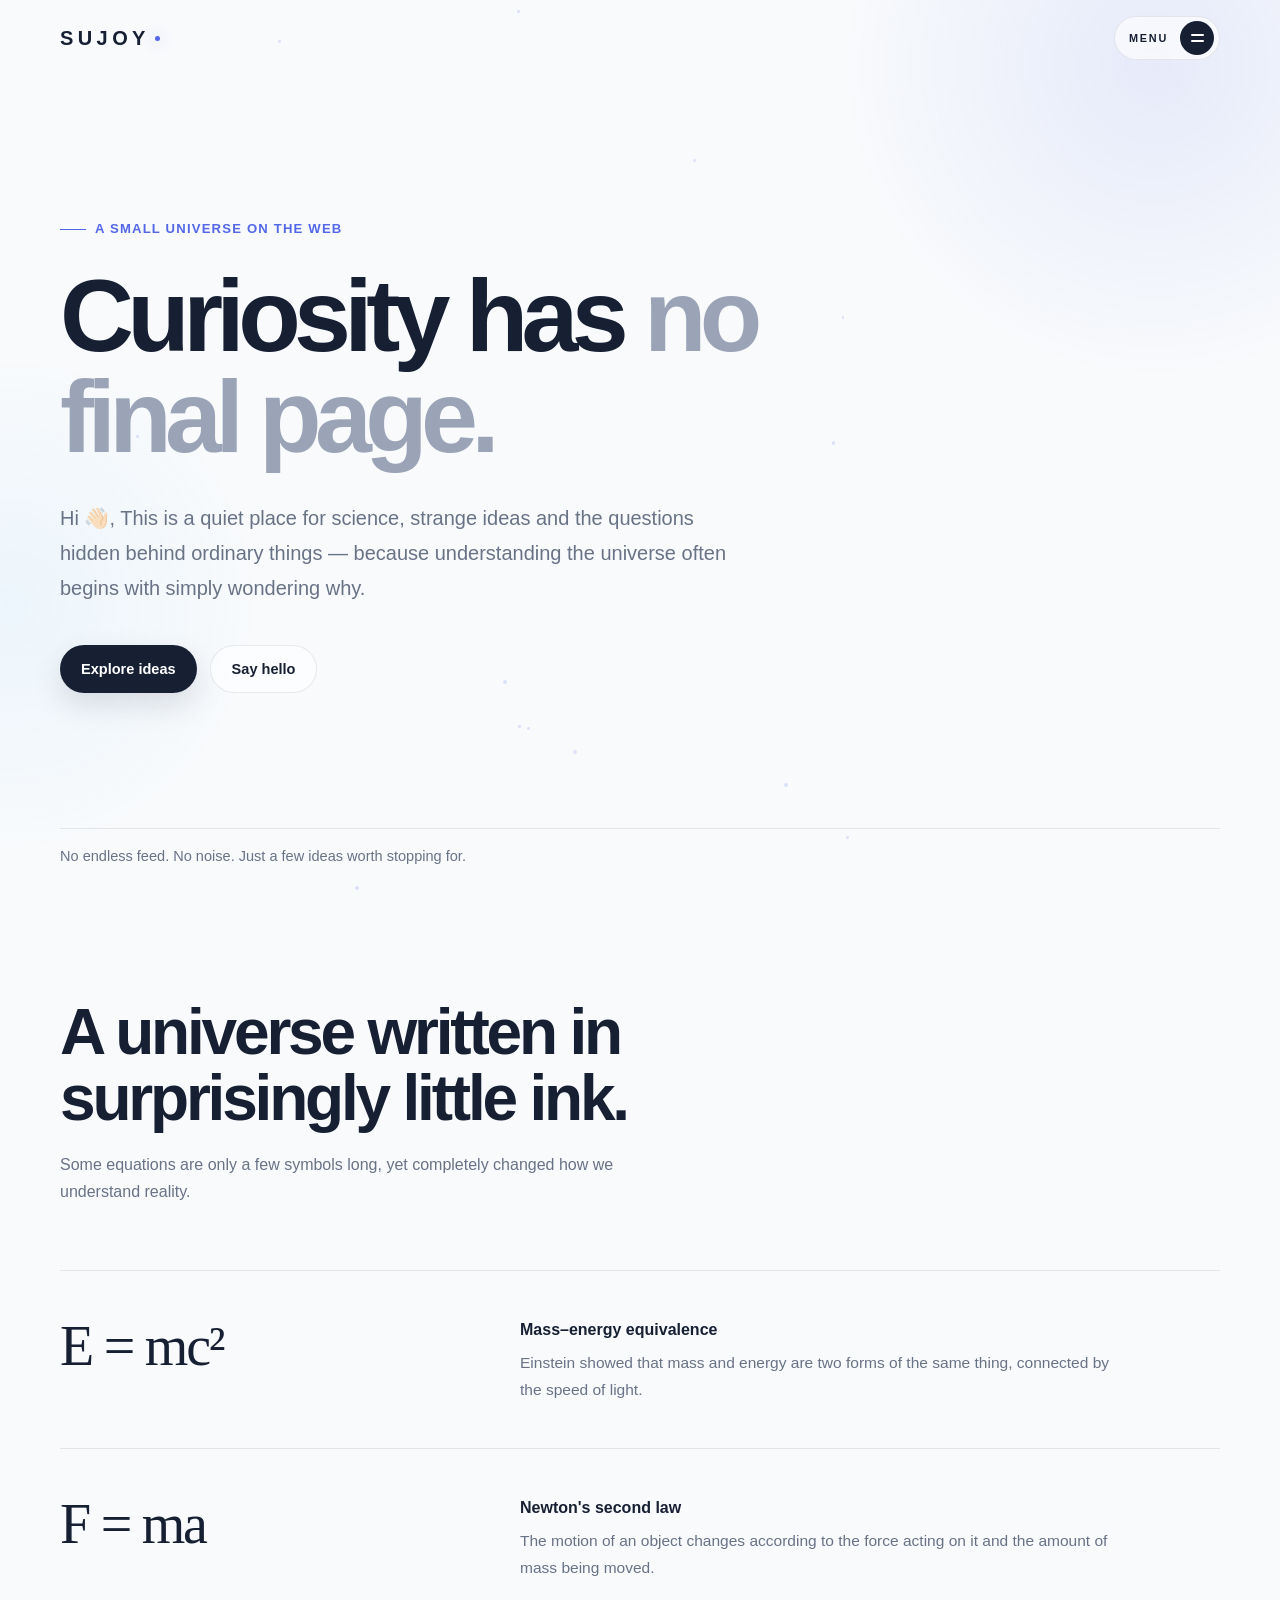
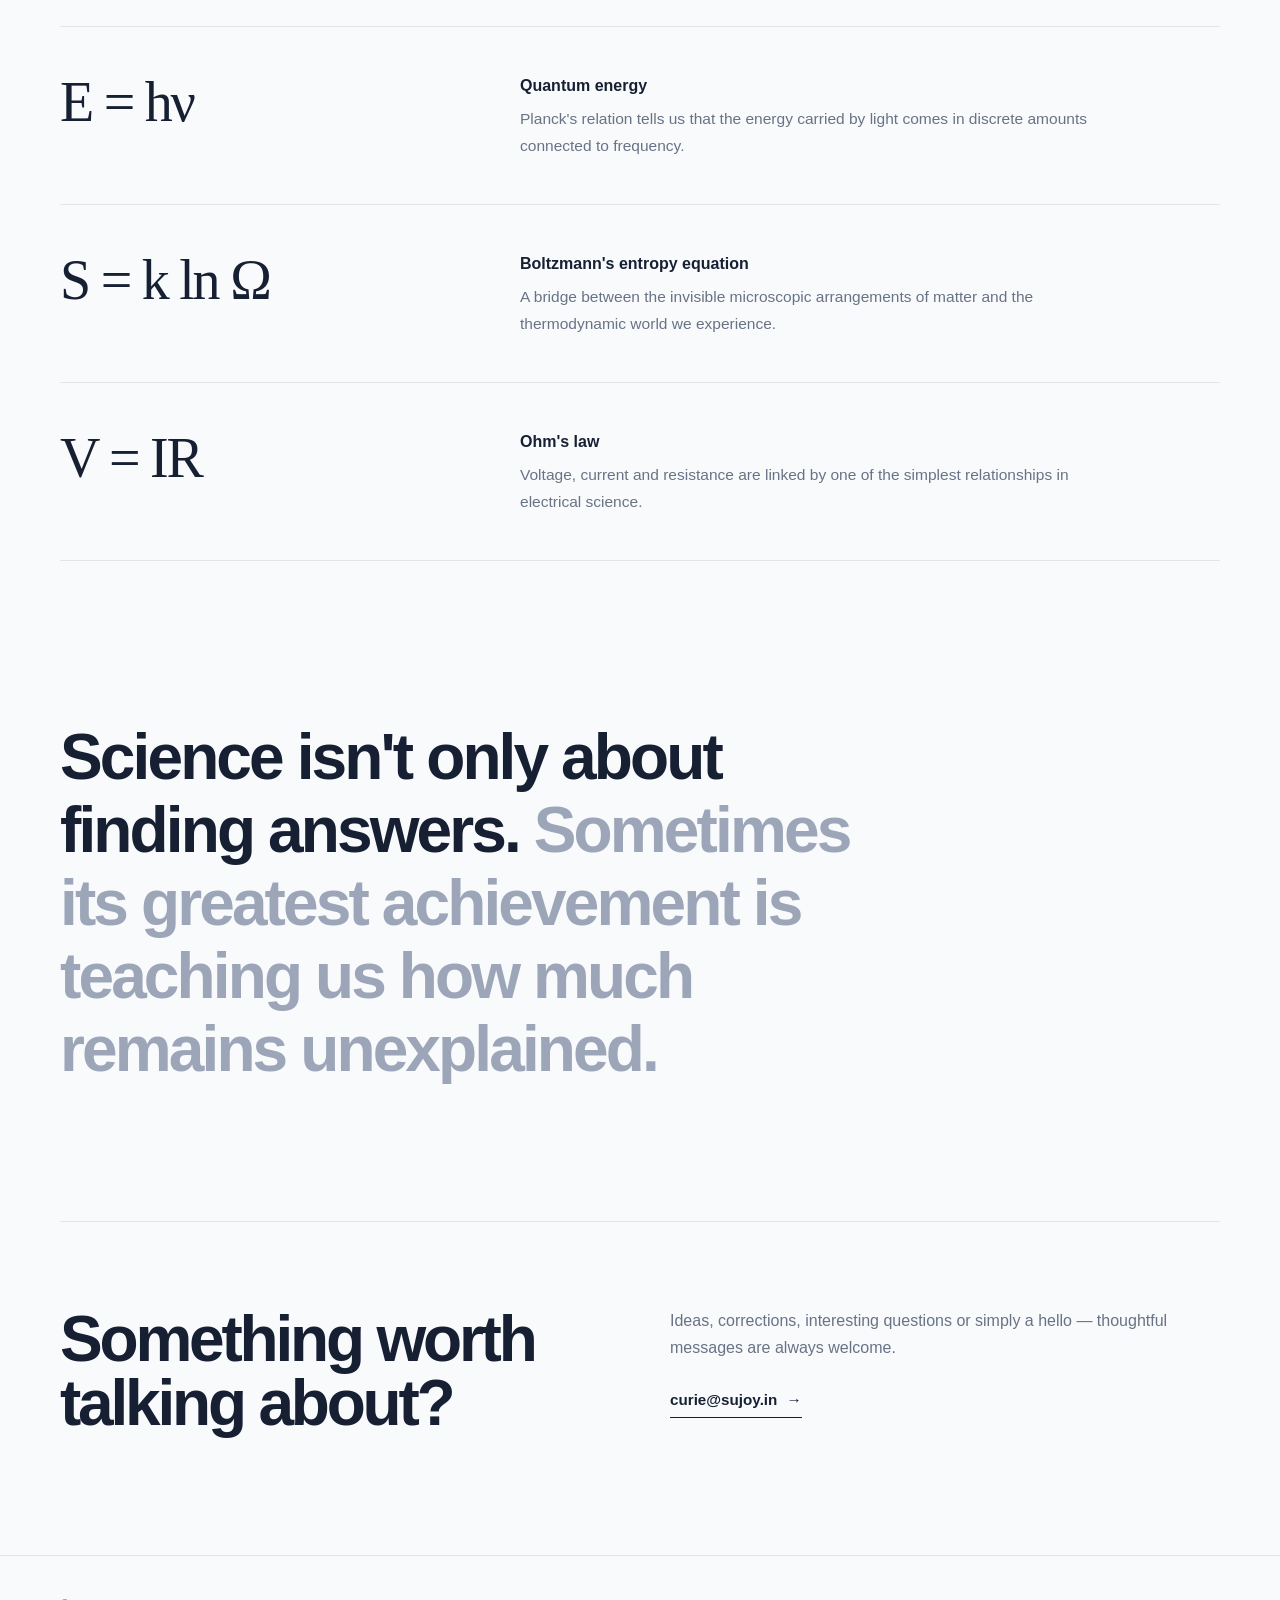
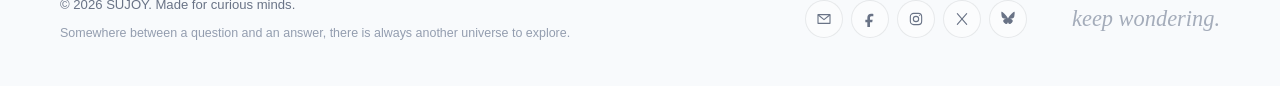
<file: index.html>
<!DOCTYPE html>
<html lang="en">
<head>


    <!-- =====================================================
     BASIC META
===================================================== -->

<meta charset="UTF-8">

<meta name="viewport"
      content="width=device-width, initial-scale=1.0">

<title>SUJOY — Science, Curiosity & Ideas</title>

<meta name="description"
      content="SUJOY — a quiet corner of the web for science, ideas, curiosity and everything that makes us wonder.">

<meta name="author"
      content="SUJOY">

<meta name="robots"
      content="index, follow">

<meta name="googlebot"
      content="index, follow">

<meta name="theme-color"
      content="#f8fafc">

<meta name="color-scheme"
      content="light">

<meta name="format-detection"
      content="telephone=no">


<!-- =====================================================
     CANONICAL
===================================================== -->

<link rel="canonical"
      href="https://sujoy.in/">


<!-- =====================================================
     FAVICONS
===================================================== -->

<link rel="icon"
      type="image/x-icon"
      href="/favicon.ico">

<link rel="icon"
      type="image/png"
      sizes="16x16"
      href="/favicon-16x16.png">

<link rel="icon"
      type="image/png"
      sizes="32x32"
      href="/favicon-32x32.png">

<link rel="apple-touch-icon"
      sizes="180x180"
      href="/apple-touch-icon.png">


<!-- =====================================================
     WEB APP MANIFEST
===================================================== -->

<link rel="manifest"
      href="/site.webmanifest">


<!-- =====================================================
     OPEN GRAPH
===================================================== -->

<meta property="og:type"
      content="website">

<meta property="og:site_name"
      content="SUJOY">

<meta property="og:title"
      content="SUJOY — Science, Curiosity & Ideas">

<meta property="og:description"
      content="A quiet place for science, strange ideas and the questions hidden behind ordinary things.">

<meta property="og:url"
      content="https://sujoy.in/">

<meta property="og:locale"
      content="en_US">


<!-- =====================================================
     X / TWITTER
===================================================== -->

<meta name="twitter:card"
      content="summary">

<meta name="twitter:title"
      content="SUJOY — Science, Curiosity & Ideas">

<meta name="twitter:description"
      content="A quiet place for science, strange ideas and the questions hidden behind ordinary things.">


<!-- =====================================================
     MICROSOFT / WINDOWS
===================================================== -->

<meta name="msapplication-TileColor"
      content="#f8fafc">

<meta name="msapplication-TileImage"
      content="/android-chrome-192x192.png">


<!-- =====================================================
     MOBILE WEB APP
===================================================== -->

<meta name="mobile-web-app-capable"
      content="yes">

<meta name="apple-mobile-web-app-capable"
      content="yes">

<meta name="apple-mobile-web-app-status-bar-style"
      content="default">

<meta name="apple-mobile-web-app-title"
      content="SUJOY">


    <link rel="stylesheet" href="global.css">
    <link rel="stylesheet" href="new.css">

</head>

<body>

<div class="background"></div>

<div class="particle-field" aria-hidden="true"></div>


<header class="site-header" id="header">

    <nav class="nav">

        <a href="#home" class="logo" aria-label="SUJOY Home">
            <span>S</span>
            <span>U</span>
            <span>J</span>
            <span>O</span>
            <span>Y</span>

            <i class="logo-dot"></i>
        </a>

<button
    class="menu-button"
    id="menuButton"
    aria-label="Open menu"
    aria-expanded="false"
>
    <span class="menu-label">MENU</span>

    <span class="menu-icon">
        <span></span>
        <span></span>
    </span>
</button>

    </nav>

</header>

<div class="creative-menu" id="creativeMenu">

    <div class="creative-menu-bg"></div>

    <div class="creative-menu-inner">

        <div class="menu-top">

            <span class="menu-small-text">
                Explore SUJOY
            </span>

            <span class="menu-index">
                00 — ∞
            </span>

        </div>


        <nav class="creative-links">

            <a href="#home" class="creative-link menu-close">

                <span class="link-number">01</span>

                <span class="link-text">
                    Home
                </span>

                <span class="link-arrow">
                    ↗
                </span>

            </a>


            <div class="creative-dropdown" id="creativeDropdown">

                <button class="creative-link creative-dropdown-button">

                    <span class="link-number">02</span>

                    <span class="link-text">
                        Pseudo
                    </span>

                    <span class="link-arrow dropdown-plus">
                        +
                    </span>

                </button>


                <div class="creative-submenu">

                    <a href="/pseudo/1">
                        <span>01</span>
                        Pseudo One
                    </a>

                    <a href="/pseudo/2">
                        <span>02</span>
                        Pseudo Two
                    </a>

                    <a href="/pseudo/3">
                        <span>03</span>
                        Pseudo Three
                    </a>

                </div>

            </div>


            <a href="contact" class="creative-link menu-close">

                <span class="link-number">03</span>

                <span class="link-text">
                    Contact
                </span>

                <span class="link-arrow">
                    ↗
                </span>

            </a>

        </nav>


        <div class="menu-bottom">

            <p>
                Science, questions & things worth wondering about.
            </p>

            <span>
                sujoy.in
            </span>

        </div>

    </div>

</div>

<main>


    <!-- HERO -->

    <section class="hero" id="home">

        <div class="hero-content">

            <div class="hero-kicker">
                A small universe on the web
            </div>

            <h1>

                Curiosity has

                <span class="soft">
                    no final page.
                </span>

            </h1>


            <p class="hero-description">

                Hi 👋🏻, This is a quiet place for science, strange ideas and the
                questions hidden behind ordinary things — because understanding
                the universe often begins with simply wondering why.

            </p>


            <div class="hero-actions">

                <a href="#formulas" class="primary-button">
                    Explore ideas
                </a>

                <a href="#contact" class="secondary-button">
                    Say hello
                </a>

            </div>

        </div>

    </section>



    <div class="discovery-line reveal">

        <p>

            No endless feed. No noise. Just a few ideas worth stopping for.

        </p>

    </div>



    <!-- FORMULAS -->

    <section class="formula-area" id="formulas">

        <div class="formula-heading reveal">

            <h2>
                A universe written in surprisingly little ink.
            </h2>

            <p>

                Some equations are only a few symbols long,
                yet completely changed how we understand reality.

            </p>

        </div>


        <div class="formula-list">


            <article class="formula-item reveal">

                <div class="formula">
                    E = mc²
                </div>

                <div class="formula-details">

                    <div class="formula-name">
                        Mass–energy equivalence
                    </div>

                    <p class="formula-description">

                        Einstein showed that mass and energy are two forms of
                        the same thing, connected by the speed of light.

                    </p>

                </div>

            </article>



            <article class="formula-item reveal">

                <div class="formula">
                    F = ma
                </div>

                <div class="formula-details">

                    <div class="formula-name">
                        Newton's second law
                    </div>

                    <p class="formula-description">

                        The motion of an object changes according to the force
                        acting on it and the amount of mass being moved.

                    </p>

                </div>

            </article>



            <article class="formula-item reveal">

                <div class="formula">
                    E = hν
                </div>

                <div class="formula-details">

                    <div class="formula-name">
                        Quantum energy
                    </div>

                    <p class="formula-description">

                        Planck's relation tells us that the energy carried by
                        light comes in discrete amounts connected to frequency.

                    </p>

                </div>

            </article>



            <article class="formula-item reveal">

                <div class="formula">
                    S = k ln Ω
                </div>

                <div class="formula-details">

                    <div class="formula-name">
                        Boltzmann's entropy equation
                    </div>

                    <p class="formula-description">

                        A bridge between the invisible microscopic arrangements
                        of matter and the thermodynamic world we experience.

                    </p>

                </div>

            </article>



            <article class="formula-item reveal">

                <div class="formula">
                    V = IR
                </div>

                <div class="formula-details">

                    <div class="formula-name">
                        Ohm's law
                    </div>

                    <p class="formula-description">

                        Voltage, current and resistance are linked by one of
                        the simplest relationships in electrical science.

                    </p>

                </div>

            </article>


        </div>

    </section>



    <!-- THOUGHT -->

    <section class="thought">

        <div class="thought-inner reveal">

            <p class="thought-text">

                Science isn't only about finding answers.

                <span>
                    Sometimes its greatest achievement is teaching us
                    how much remains unexplained.
                </span>

            </p>

        </div>

    </section>



    <!-- CONTACT -->

    <section class="contact" id="contact">

        <div class="contact-grid">


            <div class="reveal">

                <h2>
                    Something worth talking about?
                </h2>

            </div>


            <div class="contact-content reveal">

                <p>

                    Ideas, corrections, interesting questions or simply a
                    hello — thoughtful messages are always welcome.

                </p>

                <a
    href="#"
    class="contact-link"
    data-sujoy-mailto
>
    <span data-sujoy-email></span>

    <span>→</span>
</a>
                <!-- <a
                    href="mailto:hello@sujoy.in"
                    class="contact-link"
                >

                    hello@sujoy.in

                    <span>→</span>

                </a> -->

            </div>


        </div>

    </section>


</main>



<!-- <footer>

    <div class="footer-inner">

        <div>

            <p class="copyright">

                © <span id="year"></span> SUJOY.
                Made for curious minds.

            </p>

            <p class="footer-note">

                Somewhere between a question and an answer,
                there is always another universe to explore.

            </p>

        </div>


        <div class="footer-mark">

            keep wondering.

        </div>

    </div>

</footer> -->


<footer>

    <div class="footer-inner">

        <div class="footer-copy">

            <p class="copyright">

                © <span id="year"></span> SUJOY.
                Made for curious minds.

            </p>

            <p class="footer-note">

                Somewhere between a question and an answer,
                there is always another universe to explore.

            </p>

        </div>


        <div class="footer-socials">

            <!-- EMAIL -->

            <a
    href="#"
    class="social-link"
    aria-label="Email"
    data-sujoy-mailto
>
            <!-- <a
                href="mailto:hello@sujoy.in"
                class="social-link"
                aria-label="Email"
                title="Email"
            > -->

                <svg
                    viewBox="0 0 24 24"
                    aria-hidden="true"
                >
                    <path
                        d="M3 5.5h18v13H3z"
                    ></path>

                    <path
                        d="m3.5 6 8.5 7 8.5-7"
                    ></path>
                </svg>

            </a>


            <!-- FACEBOOK -->

            <a
                href="#"
                class="social-link"
                aria-label="Facebook"
                title="Facebook"
                target="_blank"
                rel="noopener noreferrer"
            >

                <svg
                    viewBox="0 0 24 24"
                    aria-hidden="true"
                >
                    <path
                        d="M14 8h3V4.5c-.5-.1-1.8-.2-3.4-.2-3.3 0-5.6 2-5.6 5.8V13H5v4h3v7h4v-7h3.3l.7-4H12v-2.5C12 9.3 12.4 8 14 8z"
                    ></path>
                </svg>

            </a>


            <!-- INSTAGRAM -->

            <a
                href="#"
                class="social-link"
                aria-label="Instagram"
                title="Instagram"
                target="_blank"
                rel="noopener noreferrer"
            >

                <svg
                    viewBox="0 0 24 24"
                    aria-hidden="true"
                >
                    <rect
                        x="3.5"
                        y="3.5"
                        width="17"
                        height="17"
                        rx="5"
                    ></rect>

                    <circle
                        cx="12"
                        cy="12"
                        r="4"
                    ></circle>

                    <circle
                        cx="17.5"
                        cy="6.7"
                        r="0.8"
                        class="social-dot"
                    ></circle>
                </svg>

            </a>


            <!-- X / TWITTER -->

            <a
                href="#"
                class="social-link"
                aria-label="X / Twitter"
                title="X / Twitter"
                target="_blank"
                rel="noopener noreferrer"
            >

                <svg
                    viewBox="0 0 24 24"
                    aria-hidden="true"
                >
                    <path
                        d="M5 4l14 16"
                    ></path>

                    <path
                        d="M19 4 5 20"
                    ></path>
                </svg>

            </a>


            <!-- BLUESKY -->

            <a
                href="#"
                class="social-link"
                aria-label="Bluesky"
                title="Bluesky"
                target="_blank"
                rel="noopener noreferrer"
            >

                <svg
                    viewBox="0 0 24 24"
                    aria-hidden="true"
                >
                    <path
                        d="M12 11.2C10.8 8.9 7.6 4.6 5 2.7 2.5.9 2 .2 2 3.1c0 .6.4 5  .7 5.7.9 2.5 4.1 3.3 6.8 2.8-4.7.8-5.9 3.4-3.3 6 4.9 5 5.8-1.1 5.8-1.1s.9 6.1 5.8 1.1c2.6-2.6 1.4-5.2-3.3-6 2.7.5 5.9-.3 6.8-2.8.3-.7.7-5.1.7-5.7 0-2.9-.5-2.2-3-.4-2.6 1.9-5.8 6.2-7 8.5z"
                    ></path>
                </svg>

            </a>

        </div>


        <div class="footer-mark">

            keep wondering.

        </div>

    </div>

</footer>

<script src="email-pool.js"></script>

<script>

    /* =====================================================
       HEADER SCROLL
    ===================================================== */

    const header =
        document.getElementById("header");

    function handleHeader() {

        header.classList.toggle(
            "scrolled",
            window.scrollY > 20
        );

    }

    window.addEventListener(
        "scroll",
        handleHeader,
        { passive: true }
    );

    handleHeader();



    /* =====================================================
       CREATIVE MENU
    ===================================================== */

    const menuButton =
        document.getElementById("menuButton");

    const creativeMenu =
        document.getElementById("creativeMenu");


    function openMenu() {

        creativeMenu.classList.add("active");

        menuButton.classList.add("active");

        menuButton.setAttribute(
            "aria-expanded",
            "true"
        );

        document.body.style.overflow =
            "hidden";
    }


    function closeMenu() {

        creativeMenu.classList.remove("active");

        menuButton.classList.remove("active");

        menuButton.setAttribute(
            "aria-expanded",
            "false"
        );

        document.body.style.overflow =
            "";
    }


    menuButton.addEventListener(
        "click",
        () => {

            if (
                creativeMenu.classList.contains(
                    "active"
                )
            ) {

                closeMenu();

            } else {

                openMenu();

            }

        }
    );


    document
        .querySelectorAll(".menu-close")
        .forEach(link => {

            link.addEventListener(
                "click",
                closeMenu
            );

        });



    /* =====================================================
       PSEUDO SUBMENU
    ===================================================== */

    const creativeDropdown =
        document.getElementById(
            "creativeDropdown"
        );

    const creativeDropdownButton =
        creativeDropdown.querySelector(
            ".creative-dropdown-button"
        );


    creativeDropdownButton.addEventListener(
        "click",
        () => {

            creativeDropdown.classList.toggle(
                "open"
            );

        }
    );



    /* =====================================================
       ESC KEY CLOSE
    ===================================================== */

    document.addEventListener(
        "keydown",
        event => {

            if (
                event.key === "Escape" &&
                creativeMenu.classList.contains(
                    "active"
                )
            ) {

                closeMenu();

            }

        }
    );



    /* =====================================================
       SCROLL REVEAL
    ===================================================== */

    const revealElements =
        document.querySelectorAll(".reveal");


    const revealObserver =
        new IntersectionObserver(

            entries => {

                entries.forEach(entry => {

                    if (entry.isIntersecting) {

                        entry.target.classList.add(
                            "visible"
                        );

                        revealObserver.unobserve(
                            entry.target
                        );

                    }

                });

            },

            {
                threshold: 0.12,
                rootMargin: "0px 0px -35px 0px"
            }

        );


    revealElements.forEach(element => {

        revealObserver.observe(element);

    });



    /* =====================================================
       LIGHT PARTICLES
    ===================================================== */

    const particleField =
        document.querySelector(
            ".particle-field"
        );


    const particleCount =
        window.innerWidth < 600 ? 8 : 14;


    for (
        let i = 0;
        i < particleCount;
        i++
    ) {

        const particle =
            document.createElement("span");

        particle.className =
            "particle";


        particle.style.left =
            Math.random() * 100 + "%";

        particle.style.top =
            Math.random() * 100 + "%";

        particle.style.animationDuration =
            (12 + Math.random() * 15) + "s";

        particle.style.animationDelay =
            (-Math.random() * 18) + "s";


        const size =
            2 + Math.random() * 2;


        particle.style.width =
            size + "px";

        particle.style.height =
            size + "px";


        particleField.appendChild(
            particle
        );

    }



    /* =====================================================
       YEAR
    ===================================================== */

    document.getElementById(
        "year"
    ).textContent =
        new Date().getFullYear();

</script>

</body>
</html>
</file>
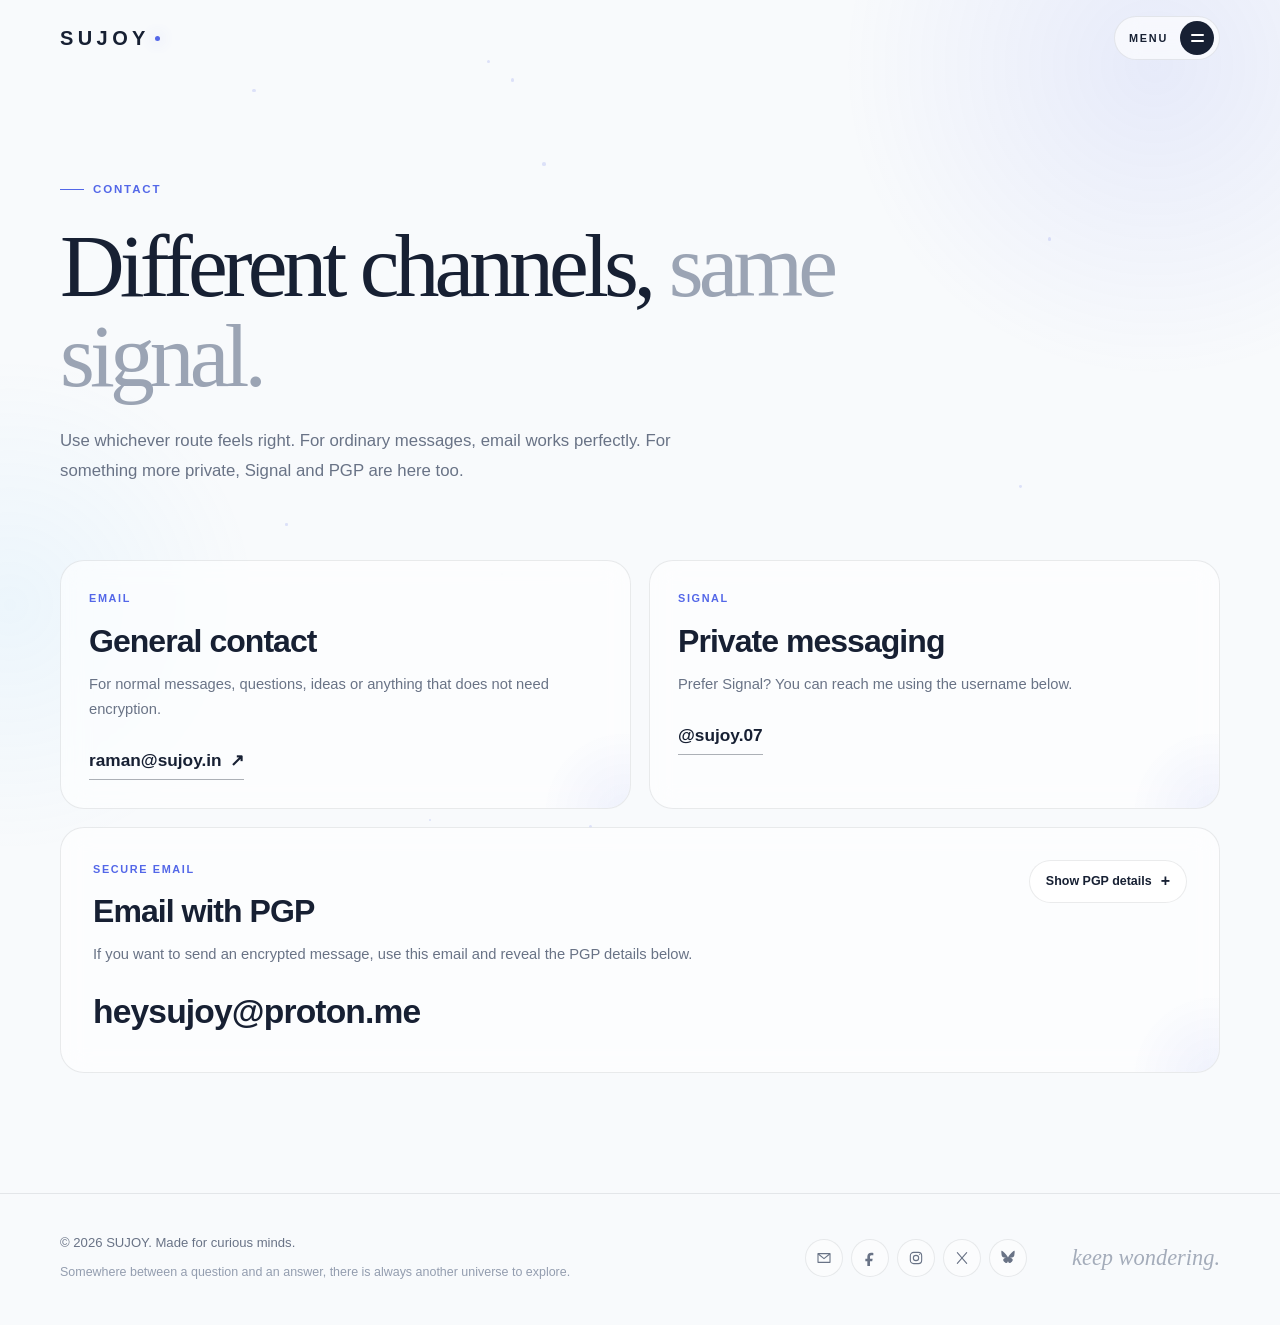
<file: contact/index.html>
<!DOCTYPE html>
<html lang="en">

<head>

    <meta charset="UTF-8">

    <meta name="viewport"
          content="width=device-width, initial-scale=1.0">

    <meta name="description"
          content="Contact SUJOY — email, Signal and PGP contact details.">

    <meta name="robots"
          content="index, follow">

    <meta name="theme-color"
          content="#f8fafc">

    <meta name="color-scheme"
          content="light">

    <title>Contact — SUJOY</title>


    <!-- =====================================================
         FAVICONS
    ====================================================== -->

    <link rel="icon"
          type="image/x-icon"
          href="/favicon.ico">

    <link rel="icon"
          type="image/png"
          sizes="16x16"
          href="/favicon-16x16.png">

    <link rel="icon"
          type="image/png"
          sizes="32x32"
          href="/favicon-32x32.png">

    <link rel="apple-touch-icon"
          sizes="180x180"
          href="/apple-touch-icon.png">

    <link rel="manifest"
          href="/site.webmanifest">


    <!-- =====================================================
         GLOBAL CSS
    ====================================================== -->

    <link rel="stylesheet"
          href="../global.css">


    <style>

        /* =====================================================
           CONTACT MAIN
        ===================================================== */

        .contact-main {

            width:
                min(
                    calc(100% - 40px),
                    var(--max-width)
                );

            margin: auto;

            padding:
                calc(
                    var(--header-height) + 95px
                )
                0
                120px;
        }


        /* =====================================================
           CONTACT INTRO
        ===================================================== */

        .contact-intro {

            max-width: 780px;

            margin-bottom: 75px;
        }


        .contact-kicker {

            display: inline-flex;
            align-items: center;

            gap: 9px;

            margin-bottom: 22px;

            color: var(--accent);

            font-size: 0.72rem;
            font-weight: 700;

            letter-spacing: 0.16em;
            text-transform: uppercase;
        }


        .contact-kicker::before {

            content: "";

            width: 24px;
            height: 1px;

            background:
                var(--accent);
        }


        .contact-intro h1 {

            font-family:
                Georgia,
                "Times New Roman",
                serif;

            font-size:
                clamp(
                    3rem,
                    7vw,
                    6rem
                );

            line-height: 1;

            font-weight: 400;

            letter-spacing: -0.055em;
        }


        .contact-intro h1 span {

            color: #9ba4b4;
        }


        .contact-intro p {

            max-width: 620px;

            margin-top: 26px;

            color: var(--muted);

            font-size: 1.05rem;

            line-height: 1.75;
        }


        /* =====================================================
           CONTACT GRID
        ===================================================== */

        .contact-grid {

            display: grid;

            grid-template-columns:
                repeat(
                    2,
                    minmax(0, 1fr)
                );

            gap: 18px;
        }


        .contact-card {

            position: relative;

            min-height: 220px;

            padding: 28px;

            border:
                1px solid var(--line);

            border-radius: 24px;

            background:
                rgba(255, 255, 255, 0.58);

            backdrop-filter:
                blur(14px);

            -webkit-backdrop-filter:
                blur(14px);

            overflow: hidden;

            transition:
                transform 0.25s ease,
                border-color 0.25s ease,
                background 0.25s ease,
                box-shadow 0.25s ease;
        }


        .contact-card:hover {

            transform:
                translateY(-3px);

            border-color:
                rgba(83, 103, 232, 0.18);

            background:
                rgba(255, 255, 255, 0.78);

            box-shadow:
                0 16px 40px
                rgba(23, 32, 51, 0.06);
        }


        .contact-card::after {

            content: "";

            position: absolute;

            width: 170px;
            height: 170px;

            right: -80px;
            bottom: -90px;

            border-radius: 50%;

            background:
                radial-gradient(
                    circle,
                    rgba(83, 103, 232, 0.08),
                    transparent 70%
                );

            pointer-events: none;
        }


        .contact-card-label {

            margin-bottom: 15px;

            color: var(--accent);

            font-size: 0.68rem;
            font-weight: 700;

            letter-spacing: 0.15em;
            text-transform: uppercase;
        }


        .contact-card h2 {

            font-size:
                clamp(
                    1.45rem,
                    2.6vw,
                    2rem
                );

            line-height: 1.15;

            font-weight: 650;

            letter-spacing: -0.03em;
        }


        .contact-card p {

            margin-top: 12px;

            color: var(--muted);

            font-size: 0.92rem;

            line-height: 1.7;
        }


        .contact-value {

            display: inline-flex;
            align-items: center;

            gap: 8px;

            margin-top: 24px;

            padding-bottom: 4px;

            border-bottom:
                1px solid
                rgba(23, 32, 51, 0.35);

            color: var(--text);

            font-size:
                clamp(
                    0.94rem,
                    2vw,
                    1.08rem
                );

            font-weight: 600;

            word-break: break-word;

            transition:
                color 0.2s ease,
                border-color 0.2s ease;
        }


        .contact-value:hover {

            color: var(--accent);

            border-color:
                var(--accent);
        }


        /* =====================================================
           SECURE CONTACT CARD
        ===================================================== */

        .secure-card {

            grid-column:
                1 / -1;

            min-height: auto;

            padding: 32px;
        }


        .secure-head {

            display: grid;

            grid-template-columns:
                minmax(0, 1fr)
                auto;

            align-items: start;

            gap: 30px;
        }


        .secure-email {

            display: inline-block;

            margin-top: 16px;

            font-size:
                clamp(
                    1.25rem,
                    3vw,
                    2.1rem
                );

            font-weight: 650;

            letter-spacing: -0.025em;

            word-break: break-word;
        }


        /* =====================================================
           PGP TOGGLE
        ===================================================== */

        .pgp-toggle {

            min-height: 43px;

            padding:
                0 16px;

            display: inline-flex;
            align-items: center;

            gap: 9px;

            border:
                1px solid var(--line);

            border-radius: 100px;

            background:
                var(--white);

            color: var(--text);

            cursor: pointer;

            font-size: 0.78rem;
            font-weight: 650;

            transition:
                background 0.25s ease,
                color 0.25s ease,
                transform 0.25s ease,
                border-color 0.25s ease;
        }


        .pgp-toggle:hover {

            color: var(--accent);

            border-color:
                rgba(83, 103, 232, 0.22);

            background:
                var(--accent-soft);

            transform:
                translateY(-1px);
        }


        .pgp-toggle-icon {

            font-size: 1rem;

            transition:
                transform 0.3s ease;
        }


        .pgp-toggle.open
        .pgp-toggle-icon {

            transform:
                rotate(45deg);
        }


        /* =====================================================
           PGP DETAILS
        ===================================================== */

        .pgp-details {

            display: grid;

            grid-template-rows: 0fr;

            opacity: 0;

            margin-top: 0;

            transition:
                grid-template-rows 0.45s
                cubic-bezier(.2, .8, .2, 1),

                opacity 0.35s ease,

                margin-top 0.45s ease;
        }


        .pgp-details.open {

            grid-template-rows: 1fr;

            opacity: 1;

            margin-top: 28px;
        }


        .pgp-details-inner {

            min-height: 0;

            overflow: hidden;
        }


        .pgp-panel {

            padding-top: 26px;

            border-top:
                1px solid var(--line);
        }


        .pgp-block + .pgp-block {

            margin-top: 25px;
        }


        .pgp-title-row {

            display: flex;
            align-items: center;
            justify-content: space-between;

            gap: 20px;

            margin-bottom: 11px;
        }


        .pgp-title {

            color: var(--muted);

            font-size: 0.67rem;
            font-weight: 700;

            letter-spacing: 0.13em;
            text-transform: uppercase;
        }


        /* =====================================================
           COPY BUTTON
        ===================================================== */

        .copy-button {

            min-height: 34px;

            padding:
                0 11px;

            display: inline-flex;
            align-items: center;
            justify-content: center;

            border:
                1px solid var(--line);

            border-radius: 100px;

            background:
                rgba(255, 255, 255, 0.72);

            color: var(--muted);

            cursor: pointer;

            font-size: 0.68rem;
            font-weight: 650;

            transition:
                color 0.2s ease,
                background 0.2s ease,
                border-color 0.2s ease;
        }


        .copy-button:hover {

            color: var(--accent);

            background:
                var(--accent-soft);

            border-color:
                rgba(83, 103, 232, 0.18);
        }


        /* =====================================================
           PGP BOXES
        ===================================================== */

        .fingerprint-box,
        .pgp-key-box {

            width: 100%;

            border:
                1px solid var(--line);

            border-radius: 14px;

            background:
                rgba(241, 245, 249, 0.65);

            color: var(--text);

            font-family:
                "SFMono-Regular",
                Consolas,
                "Liberation Mono",
                Menlo,
                monospace;
        }


        .fingerprint-box {

            padding:
                14px 16px;

            font-size: 0.78rem;

            line-height: 1.65;

            overflow-wrap: anywhere;
        }


        .pgp-key-box {

            max-height: 270px;

            padding: 16px;

            overflow: auto;

            white-space: pre-wrap;

            font-size: 0.72rem;

            line-height: 1.55;
        }


        /* =====================================================
           HIDE PGP
        ===================================================== */

        .hide-pgp {

            margin-top: 24px;

            border: 0;

            background: transparent;

            color: var(--muted);

            cursor: pointer;

            font-size: 0.75rem;
            font-weight: 600;

            text-decoration: underline;

            text-decoration-color:
                rgba(105, 115, 134, 0.35);

            text-underline-offset: 4px;
        }


        .hide-pgp:hover {

            color: var(--accent);
        }


        /* =====================================================
           MOBILE — CONTACT PAGE ONLY
        ===================================================== */

        @media (max-width: 600px) {

            .contact-main {

                width:
                    calc(100% - 32px);

                padding-top:
                    calc(
                        var(--header-height)
                        + 65px
                    );

                padding-bottom:
                    85px;
            }


            .contact-intro {

                margin-bottom:
                    48px;
            }


            .contact-intro h1 {

                font-size:
                    clamp(
                        2.7rem,
                        14vw,
                        4.3rem
                    );
            }


            .contact-intro p {

                font-size:
                    0.96rem;
            }


            .contact-grid {

                grid-template-columns:
                    1fr;

                gap: 14px;
            }


            .contact-card,
            .secure-card {

                grid-column: auto;

                padding: 23px;

                border-radius:
                    20px;
            }


            .secure-head {

                grid-template-columns:
                    1fr;

                gap: 22px;
            }


            .pgp-toggle {

                width:
                    max-content;
            }


            .pgp-title-row {

                align-items:
                    flex-start;
            }


            .pgp-key-box {

                max-height:
                    230px;

                font-size:
                    0.67rem;
            }

        }


        /* =====================================================
           VERY SMALL PHONE
        ===================================================== */

        @media (max-width: 380px) {

            .contact-card,
            .secure-card {

                padding:
                    20px;
            }


            .pgp-title-row {

                flex-direction:
                    column;

                gap:
                    8px;
            }

        }

    </style>

</head>


<body>


<!-- =====================================================
     GLOBAL BACKGROUND
===================================================== -->

<div class="background"></div>

<div
    class="particle-field"
    aria-hidden="true">
</div>


<!-- =====================================================
     HEADER
===================================================== -->

<header
    class="site-header"
    id="header">

    <nav class="nav">


        <a
            href="/"
            class="logo"
            aria-label="SUJOY Home">

            <span>S</span>
            <span>U</span>
            <span>J</span>
            <span>O</span>
            <span>Y</span>

            <i class="logo-dot"></i>

        </a>


        <button
            class="menu-button"
            id="menuButton"
            aria-label="Open menu"
            aria-expanded="false">

            <span class="menu-label">
                MENU
            </span>

            <span class="menu-icon">

                <span></span>
                <span></span>

            </span>

        </button>


    </nav>

</header>


<!-- =====================================================
     FULLSCREEN MENU
===================================================== -->

<div
    class="creative-menu"
    id="creativeMenu">


    <div class="creative-menu-bg"></div>


    <div class="creative-menu-inner">


        <div class="menu-top">

            <span class="menu-small-text">
                Explore SUJOY
            </span>

            <span class="menu-index">
                00 — ∞
            </span>

        </div>


        <nav class="creative-links">


            <!-- HOME -->

            <a
                href="/"
                class="creative-link menu-close">

                <span class="link-number">
                    01
                </span>

                <span class="link-text">
                    Home
                </span>

                <span class="link-arrow">
                    ↗
                </span>

            </a>


            <!-- PSEUDO -->

            <div
                class="creative-dropdown"
                id="creativeDropdown">


                <button
                    class="creative-link creative-dropdown-button">

                    <span class="link-number">
                        02
                    </span>

                    <span class="link-text">
                        Pseudo
                    </span>

                    <span
                        class="link-arrow dropdown-plus">
                        +
                    </span>

                </button>


                <div class="creative-submenu">

                    <a href="/pseudo/1">
                        <span>01</span>
                        Pseudo One
                    </a>

                    <a href="/pseudo/2">
                        <span>02</span>
                        Pseudo Two
                    </a>

                    <a href="/pseudo/3">
                        <span>03</span>
                        Pseudo Three
                    </a>

                </div>


            </div>


            <!-- CONTACT -->

            <a
                href="/contact/"
                class="creative-link menu-close">

                <span class="link-number">
                    03
                </span>

                <span class="link-text">
                    Contact
                </span>

                <span class="link-arrow">
                    ↗
                </span>

            </a>


        </nav>


        <div class="menu-bottom">

            <p>
                Science, questions & things worth wondering about.
            </p>

            <span>
                sujoy.in
            </span>

        </div>


    </div>

</div>


<!-- =====================================================
     CONTACT CONTENT
===================================================== -->

<main class="contact-main">


    <!-- =================================================
         INTRO
    ================================================== -->

    <div class="contact-intro">

        <div class="contact-kicker">
            Contact
        </div>

        <h1>

            Different channels,

            <span>
                same signal.
            </span>

        </h1>

        <p>
            Use whichever route feels right.
            For ordinary messages, email works perfectly.
            For something more private, Signal and PGP are here too.
        </p>

    </div>


    <!-- =================================================
         CONTACT CARDS
    ================================================== -->

    <div class="contact-grid">


        <!-- EMAIL -->

        <section class="contact-card">

            <div class="contact-card-label">
                Email
            </div>

            <h2>
                General contact
            </h2>

            <p>
                For normal messages, questions,
                ideas or anything that does not need encryption.
            </p>


            <a
                href="#"
                class="contact-value"
                data-sujoy-mailto>

                <span data-sujoy-email></span>

                <span>
                    ↗
                </span>

            </a>

        </section>


        <!-- SIGNAL -->

        <section class="contact-card">

            <div class="contact-card-label">
                Signal
            </div>

            <h2>
                Private messaging
            </h2>

            <p>
                Prefer Signal? You can reach me
                using the username below.
            </p>

            <div class="contact-value">
                @sujoy.07
            </div>

        </section>


        <!-- =================================================
             SECURE EMAIL
        ================================================== -->

        <section class="contact-card secure-card">


            <div class="secure-head">


                <div>

                    <div class="contact-card-label">
                        Secure email
                    </div>

                    <h2>
                        Email with PGP
                    </h2>

                    <p>
                        If you want to send an encrypted message,
                        use this email and reveal the PGP details below.
                    </p>


                    <a
                        href="mailto:heysujoy@proton.me"
                        class="secure-email">

                        heysujoy@proton.me

                    </a>

                </div>


                <button
                    class="pgp-toggle"
                    id="pgpToggle"
                    aria-expanded="false"
                    aria-controls="pgpDetails">

                    <span id="pgpToggleText">
                        Show PGP details
                    </span>

                    <span class="pgp-toggle-icon">
                        +
                    </span>

                </button>


            </div>


            <!-- =================================================
                 PGP DETAILS
            ================================================== -->

            <div
                class="pgp-details"
                id="pgpDetails">


                <div class="pgp-details-inner">


                    <div class="pgp-panel">


                        <!-- FINGERPRINT -->

                        <div class="pgp-block">


                            <div class="pgp-title-row">

                                <div class="pgp-title">
                                    Fingerprint
                                </div>


                                <button
                                    class="copy-button"
                                    data-copy="pgpFingerprint">

                                    Copy fingerprint

                                </button>

                            </div>


                            <div
                                class="fingerprint-box"
                                id="pgpFingerprint">d281afab6b1b75aa89e83add8e4a20058c71177a</div>


                        </div>


                        <!-- PGP PUBLIC KEY -->

                        <div class="pgp-block">


                            <div class="pgp-title-row">

                                <div class="pgp-title">
                                    PGP Public Key
                                </div>


                                <button
                                    class="copy-button"
                                    data-copy="pgpPublicKey">

                                    Copy PGP key

                                </button>

                            </div>


<pre
    class="pgp-key-box"
    id="pgpPublicKey">-----BEGIN PGP PUBLIC KEY BLOCK-----
xjMEYz+fFxYJKwYBBAHaRw8BAQdAjwZ23UEgmJvsNOnO3y3T910fM04RUTzg
dOv1hrv49m3NJ2hleXN1am95QHByb3Rvbi5tZSA8aGV5c3Vqb3lAcHJvdG9u
Lm1lPsKMBBAWCgAdBQJjP58XBAsJBwgDFQgKBBYAAgECGQECGwMCHgEAIQkQ
jkogBYxxF3oWIQTSga+raxt1qonoOt2OSiAFjHEXeuyIAP9Kuk3uT++W5+p5
rchKm/+USnzqWgGPvYSEocGQQl5C/AEAqMsVCbxxD4x6q056CaTnZuOytY2J
Q4FzGv9LzPOvGALOOARjP58XEgorBgEEAZdVAQUBAQdAP41ina/K6ZDyQ5Dj
KRv7XLVzjcVtMFRq+Q5mp4W0vwsDAQgHwngEGBYIAAkFAmM/nxcCGwwAIQkQ
jkogBYxxF3oWIQTSga+raxt1qonoOt2OSiAFjHEXevM1AP42OXWo6vkSHAQG
rz+KW9cpLmN9AvT40Z859Mqym67JkgD/XuIx3pSyMUTGe7a1EwOIo+/EKSC5
Ff61l+0ztr7MWgs=
=ZAj+
-----END PGP PUBLIC KEY BLOCK-----</pre>


                        </div>


                        <button
                            class="hide-pgp"
                            id="hidePgp">

                            Hide PGP details

                        </button>


                    </div>


                </div>


            </div>


        </section>


    </div>


</main>


<!-- =====================================================
     FOOTER
===================================================== -->

<footer>


    <div class="footer-inner">


        <div class="footer-copy">


            <p class="copyright">

                © <span id="year"></span> SUJOY.
                Made for curious minds.

            </p>


            <p class="footer-note">

                Somewhere between a question and an answer,
                there is always another universe to explore.

            </p>


        </div>


        <!-- =================================================
             SOCIAL ICONS
        ================================================== -->

        <div class="footer-socials">


            <!-- EMAIL -->

            <a
                href="#"
                class="social-link"
                aria-label="Email"
                data-sujoy-mailto>

                <svg
                    viewBox="0 0 24 24"
                    aria-hidden="true">

                    <path
                        d="M3 5.5h18v13H3z">
                    </path>

                    <path
                        d="m3.5 6 8.5 7 8.5-7">
                    </path>

                </svg>

            </a>


            <!-- FACEBOOK -->

            <a
                href="#"
                class="social-link"
                aria-label="Facebook"
                title="Facebook"
                target="_blank"
                rel="noopener noreferrer">

                <svg
                    viewBox="0 0 24 24"
                    aria-hidden="true">

                    <path
                        d="M14 8h3V4.5c-.5-.1-1.8-.2-3.4-.2-3.3 0-5.6 2-5.6 5.8V13H5v4h3v7h4v-7h3.3l.7-4H12v-2.5C12 9.3 12.4 8 14 8z">
                    </path>

                </svg>

            </a>


            <!-- INSTAGRAM -->

            <a
                href="#"
                class="social-link"
                aria-label="Instagram"
                title="Instagram"
                target="_blank"
                rel="noopener noreferrer">

                <svg
                    viewBox="0 0 24 24"
                    aria-hidden="true">

                    <rect
                        x="3.5"
                        y="3.5"
                        width="17"
                        height="17"
                        rx="5">
                    </rect>

                    <circle
                        cx="12"
                        cy="12"
                        r="4">
                    </circle>

                    <circle
                        cx="17.5"
                        cy="6.7"
                        r="0.8"
                        class="social-dot">
                    </circle>

                </svg>

            </a>


            <!-- X -->

            <a
                href="#"
                class="social-link"
                aria-label="X / Twitter"
                title="X / Twitter"
                target="_blank"
                rel="noopener noreferrer">

                <svg
                    viewBox="0 0 24 24"
                    aria-hidden="true">

                    <path
                        d="M5 4l14 16">
                    </path>

                    <path
                        d="M19 4 5 20">
                    </path>

                </svg>

            </a>


            <!-- BLUESKY -->

            <a
                href="#"
                class="social-link"
                aria-label="Bluesky"
                title="Bluesky"
                target="_blank"
                rel="noopener noreferrer">

                <svg
                    viewBox="0 0 24 24"
                    aria-hidden="true">

                    <path
                        d="M12 11.2C10.8 8.9 7.6 4.6 5 2.7 2.5.9 2 .2 2 3.1c0 .6.4 5 .7 5.7.9 2.5 4.1 3.3 6.8 2.8-4.7.8-5.9 3.4-3.3 6 4.9 5 5.8-1.1 5.8-1.1s.9 6.1 5.8 1.1c2.6-2.6 1.4-5.2-3.3-6 2.7.5 5.9-.3 6.8-2.8.3-.7.7-5.1.7-5.7 0-2.9-.5-2.2-3-.4-2.6 1.9-5.8 6.2-7 8.5z">
                    </path>

                </svg>

            </a>


        </div>


        <div class="footer-mark">

            keep wondering.

        </div>


    </div>


</footer>


<!-- =====================================================
     EMAIL POOL
===================================================== -->

<script src="../email-pool.js"></script>


<script>

    /* =====================================================
       HEADER SCROLL
    ===================================================== */

    const header =
        document.getElementById(
            "header"
        );


    function handleHeader() {

        header.classList.toggle(
            "scrolled",
            window.scrollY > 20
        );

    }


    window.addEventListener(
        "scroll",
        handleHeader,
        {
            passive: true
        }
    );


    handleHeader();


    /* =====================================================
       FULLSCREEN MENU
    ===================================================== */

    const menuButton =
        document.getElementById(
            "menuButton"
        );


    const creativeMenu =
        document.getElementById(
            "creativeMenu"
        );


    function openMenu() {

        creativeMenu
            .classList
            .add(
                "active"
            );


        menuButton
            .classList
            .add(
                "active"
            );


        menuButton.setAttribute(
            "aria-expanded",
            "true"
        );


        document.body.style.overflow =
            "hidden";

    }


    function closeMenu() {

        creativeMenu
            .classList
            .remove(
                "active"
            );


        menuButton
            .classList
            .remove(
                "active"
            );


        menuButton.setAttribute(
            "aria-expanded",
            "false"
        );


        document.body.style.overflow =
            "";

    }


    menuButton.addEventListener(
        "click",
        () => {

            if (
                creativeMenu
                    .classList
                    .contains(
                        "active"
                    )
            ) {

                closeMenu();

            } else {

                openMenu();

            }

        }
    );


    document
        .querySelectorAll(
            ".menu-close"
        )
        .forEach(
            link => {

                link.addEventListener(
                    "click",
                    closeMenu
                );

            }
        );


    /* =====================================================
       PSEUDO MENU
    ===================================================== */

    const creativeDropdown =
        document.getElementById(
            "creativeDropdown"
        );


    const creativeDropdownButton =
        creativeDropdown
            .querySelector(
                ".creative-dropdown-button"
            );


    creativeDropdownButton
        .addEventListener(
            "click",
            () => {

                creativeDropdown
                    .classList
                    .toggle(
                        "open"
                    );

            }
        );


    /* =====================================================
       ESCAPE KEY
    ===================================================== */

    document.addEventListener(
        "keydown",
        event => {

            if (
                event.key === "Escape"
                &&
                creativeMenu
                    .classList
                    .contains(
                        "active"
                    )
            ) {

                closeMenu();

            }

        }
    );


    /* =====================================================
       PGP SHOW / HIDE
    ===================================================== */

    const pgpToggle =
        document.getElementById(
            "pgpToggle"
        );


    const pgpToggleText =
        document.getElementById(
            "pgpToggleText"
        );


    const pgpDetails =
        document.getElementById(
            "pgpDetails"
        );


    const hidePgp =
        document.getElementById(
            "hidePgp"
        );


    function showPgp() {

        pgpDetails
            .classList
            .add(
                "open"
            );


        pgpToggle
            .classList
            .add(
                "open"
            );


        pgpToggle.setAttribute(
            "aria-expanded",
            "true"
        );


        pgpToggleText.textContent =
            "Hide PGP details";

    }


    function hidePgpDetails() {

        pgpDetails
            .classList
            .remove(
                "open"
            );


        pgpToggle
            .classList
            .remove(
                "open"
            );


        pgpToggle.setAttribute(
            "aria-expanded",
            "false"
        );


        pgpToggleText.textContent =
            "Show PGP details";

    }


    pgpToggle.addEventListener(
        "click",
        () => {

            if (
                pgpDetails
                    .classList
                    .contains(
                        "open"
                    )
            ) {

                hidePgpDetails();

            } else {

                showPgp();

            }

        }
    );


    hidePgp.addEventListener(
        "click",
        hidePgpDetails
    );


    /* =====================================================
       COPY BUTTONS
    ===================================================== */

    const copyButtons =
        document.querySelectorAll(
            "[data-copy]"
        );


    copyButtons.forEach(
        button => {

            button.addEventListener(
                "click",
                async () => {

                    const targetId =
                        button.dataset.copy;


                    const target =
                        document.getElementById(
                            targetId
                        );


                    const text =
                        target.innerText.trim();


                    try {

                        await navigator
                            .clipboard
                            .writeText(
                                text
                            );


                        const oldText =
                            button.textContent;


                        button.textContent =
                            "Copied";


                        setTimeout(
                            () => {

                                button.textContent =
                                    oldText;

                            },
                            1600
                        );

                    } catch {

                        const textArea =
                            document.createElement(
                                "textarea"
                            );


                        textArea.value =
                            text;


                        document.body
                            .appendChild(
                                textArea
                            );


                        textArea.select();


                        document.execCommand(
                            "copy"
                        );


                        textArea.remove();


                        const oldText =
                            button.textContent;


                        button.textContent =
                            "Copied";


                        setTimeout(
                            () => {

                                button.textContent =
                                    oldText;

                            },
                            1600
                        );

                    }

                }
            );

        }
    );


    /* =====================================================
       GLOBAL PARTICLES
       SAME STRUCTURE AS HOMEPAGE
    ===================================================== */

    const particleField =
        document.querySelector(
            ".particle-field"
        );


    const particleCount =
        window.innerWidth < 600
            ? 8
            : 14;


    for (
        let i = 0;
        i < particleCount;
        i++
    ) {

        const particle =
            document.createElement(
                "span"
            );


        particle.className =
            "particle";


        particle.style.left =
            Math.random()
            * 100
            + "%";


        particle.style.top =
            Math.random()
            * 100
            + "%";


        particle.style.animationDuration =
            (
                12
                + Math.random()
                * 15
            )
            + "s";


        particle.style.animationDelay =
            (
                -Math.random()
                * 18
            )
            + "s";


        const size =
            2
            + Math.random()
            * 2;


        particle.style.width =
            size
            + "px";


        particle.style.height =
            size
            + "px";


        particleField
            .appendChild(
                particle
            );

    }


    /* =====================================================
       YEAR
    ===================================================== */

    document
        .getElementById(
            "year"
        )
        .textContent =
            new Date()
                .getFullYear();

</script>


</body>

</html>
</file>
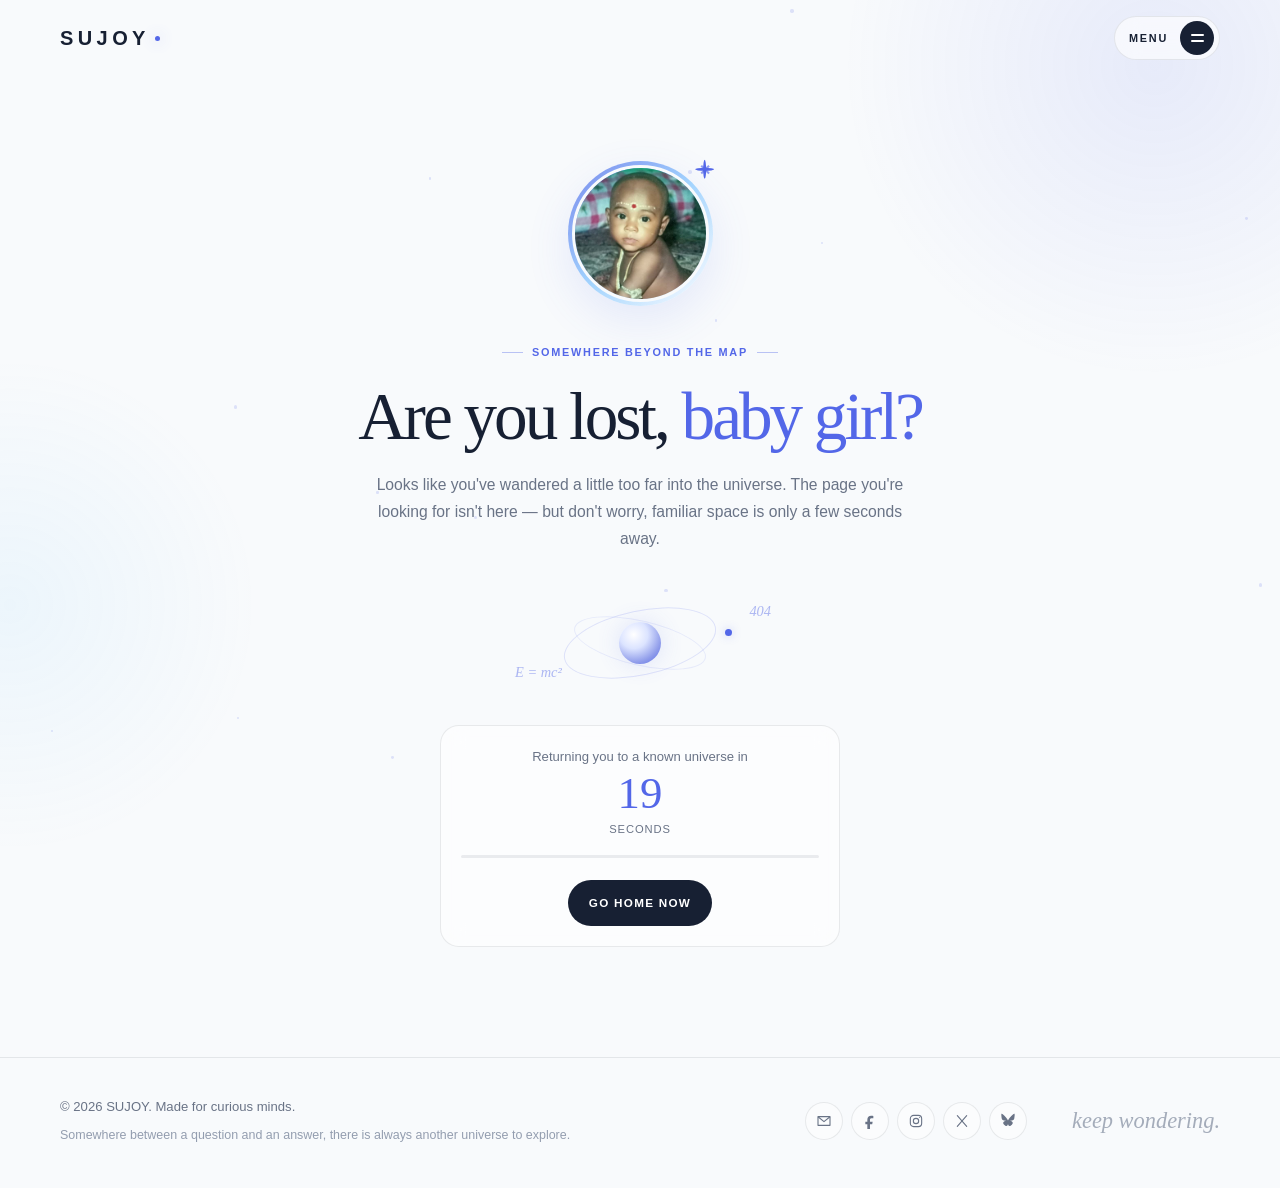
<file: hi/index.html>
<!DOCTYPE html>
<html lang="en">

<head>

    <meta charset="UTF-8">

    <meta name="viewport"
          content="width=device-width, initial-scale=1.0">

    <meta name="robots"
          content="noindex, follow">

    <meta name="theme-color"
          content="#f8fafc">

    <meta name="color-scheme"
          content="light">

    <title>Lost? | SUJOY</title>


    <!-- =====================================================
         FAVICONS
    ====================================================== -->

    <link rel="icon"
          type="image/x-icon"
          href="../favicon.ico">

    <link rel="icon"
          type="image/png"
          sizes="16x16"
          href="../favicon-16x16.png">

    <link rel="icon"
          type="image/png"
          sizes="32x32"
          href="../favicon-32x32.png">

    <link rel="apple-touch-icon"
          sizes="180x180"
          href="../apple-touch-icon.png">

    <link rel="manifest"
          href="../site.webmanifest">


    <!-- =====================================================
         GLOBAL CSS
    ====================================================== -->

    <link rel="stylesheet"
          href="../global.css">


    <style>

        /* =====================================================
           PAGE SETTINGS
        ===================================================== */

        :root {
            --redirect-time: 20s;
        }


        /* =====================================================
           MAIN ERROR AREA
        ===================================================== */

        .error-main {

            width:
                min(
                    calc(100% - 40px),
                    900px
                );

            margin: auto;

            padding:
                calc(
                    var(--header-height)
                    + 85px
                )
                0
                110px;

            text-align: center;
        }


        .error-content {

            width: 100%;

            margin: auto;
        }


        /* =====================================================
           IMAGE
        ===================================================== */

        .image-wrap {

            position: relative;

            width: 145px;
            height: 145px;

            margin:
                0 auto
                28px;

            padding: 4px;

            border-radius: 50%;

            background:
                linear-gradient(
                    135deg,
                    rgba(83, 103, 232, .78),
                    rgba(95, 181, 255, .56),
                    rgba(255, 255, 255, .95)
                );

            box-shadow:
                0 15px 45px
                rgba(83, 103, 232, .12);

            animation:
                imageFloat
                5s ease-in-out infinite;
        }


        .profile-image {

            width: 100%;
            height: 100%;

            display: block;

            object-fit: cover;

            border-radius: 50%;

            border:
                3px solid var(--bg);

            background:
                var(--bg-soft);
        }


        /* =====================================================
           TINY STAR
        ===================================================== */

        .image-star {

            position: absolute;

            right: 5px;
            top: 5px;

            width: 19px;
            height: 19px;

            z-index: 2;

            transform:
                translate(35%, -35%);

            animation:
                starPulse
                2.4s ease-in-out infinite;
        }


        .image-star::before,
        .image-star::after {

            content: "";

            position: absolute;

            left: 50%;
            top: 50%;

            background:
                var(--accent);

            transform:
                translate(-50%, -50%);
        }


        .image-star::before {

            width: 3px;
            height: 19px;

            border-radius: 100%;
        }


        .image-star::after {

            width: 19px;
            height: 3px;

            border-radius: 100%;
        }


        .image-star-inner {

            position: absolute;

            inset: 4px;

            transform:
                rotate(45deg);
        }


        .image-star-inner::before,
        .image-star-inner::after {

            content: "";

            position: absolute;

            left: 50%;
            top: 50%;

            background:
                rgba(83, 103, 232, .65);

            transform:
                translate(-50%, -50%);
        }


        .image-star-inner::before {

            width: 2px;
            height: 11px;
        }


        .image-star-inner::after {

            width: 11px;
            height: 2px;
        }


        @keyframes starPulse {

            0%,
            100% {

                transform:
                    translate(35%, -35%)
                    scale(.9);

                filter:
                    drop-shadow(
                        0 0 2px
                        rgba(83, 103, 232, .15)
                    );
            }

            50% {

                transform:
                    translate(35%, -35%)
                    scale(1.15);

                filter:
                    drop-shadow(
                        0 0 7px
                        rgba(83, 103, 232, .5)
                    );
            }
        }


        @keyframes imageFloat {

            0%,
            100% {

                transform:
                    translateY(0);
            }

            50% {

                transform:
                    translateY(-7px);
            }
        }


        /* =====================================================
           INTRO
        ===================================================== */

        .error-kicker {

            display: inline-flex;
            align-items: center;

            gap: 9px;

            margin-bottom: 20px;

            color: var(--accent);

            font-size: .68rem;
            font-weight: 700;

            letter-spacing: .16em;

            text-transform: uppercase;
        }


        .error-kicker::before,
        .error-kicker::after {

            content: "";

            width: 21px;
            height: 1px;

            background:
                rgba(83, 103, 232, .38);
        }


        .error-title {

            font-family:
                Georgia,
                "Times New Roman",
                serif;

            font-size:
                clamp(
                    2.25rem,
                    5.8vw,
                    4.2rem
                );

            line-height: 1.04;

            font-weight: 400;

            letter-spacing: -.045em;
        }


        .error-title span {

            color:
                var(--accent);
        }


        .error-description {

            max-width: 560px;

            margin:
                20px auto 0;

            color:
                var(--muted);

            font-size: .98rem;

            line-height: 1.72;
        }


        /* =====================================================
           MINI 404 / UNIVERSE MARK
        ===================================================== */

        .mini-universe {

            position: relative;

            width: 250px;
            height: 115px;

            margin:
                33px auto 24px;
        }


        .mini-orbit {

            position: absolute;

            left: 50%;
            top: 50%;

            width: 155px;
            height: 65px;

            border:
                1px solid
                rgba(83, 103, 232, .16);

            border-radius: 50%;

            transform:
                translate(-50%, -50%)
                rotate(-12deg);

            animation:
                orbitSpin
                12s linear infinite;
        }


        .mini-orbit::before {

            content: "";

            position: absolute;

            inset: 9px;

            border:
                1px solid
                rgba(83, 103, 232, .1);

            border-radius: 50%;

            transform:
                rotate(25deg);
        }


        .mini-planet {

            position: absolute;

            left: 50%;
            top: 50%;

            width: 42px;
            height: 42px;

            transform:
                translate(-50%, -50%);

            border-radius: 50%;

            background:
                radial-gradient(
                    circle at 35% 30%,
                    #ffffff,
                    #dce4ff 35%,
                    #8e9bea 70%,
                    #5367e8 100%
                );

            box-shadow:
                0 0 25px
                rgba(83, 103, 232, .16);
        }


        .mini-dot {

            position: absolute;

            right: 33px;
            top: 43px;

            width: 7px;
            height: 7px;

            border-radius: 50%;

            background:
                var(--accent);

            box-shadow:
                0 0 10px
                rgba(83, 103, 232, .35);
        }


        .mini-equation {

            position: absolute;

            color:
                rgba(83, 103, 232, .46);

            font-family:
                Georgia,
                serif;

            font-size: .9rem;

            font-style: italic;
        }


        .mini-equation.left {

            left: 0;
            bottom: 16px;
        }


        .mini-equation.right {

            right: -6px;
            top: 13px;
        }


        @keyframes orbitSpin {

            to {

                transform:
                    translate(-50%, -50%)
                    rotate(348deg);
            }
        }


        /* =====================================================
           REDIRECT
        ===================================================== */

        .redirect-panel {

            width:
                min(
                    100%,
                    400px
                );

            margin:
                18px auto 0;

            padding: 20px;

            border:
                1px solid
                var(--line);

            border-radius: 19px;

            background:
                rgba(255, 255, 255, .56);

            backdrop-filter:
                blur(12px);

            -webkit-backdrop-filter:
                blur(12px);
        }


        .redirect-label {

            color:
                var(--muted);

            font-size: .82rem;
        }


        .countdown {

            margin-top: 3px;

            color:
                var(--accent);

            font-family:
                Georgia,
                serif;

            font-size: 2.8rem;

            line-height: 1;
        }


        .seconds-text {

            margin-top: 4px;

            color:
                var(--muted);

            font-size: .7rem;

            letter-spacing: .08em;

            text-transform: uppercase;
        }


        .progress {

            width: 100%;
            height: 3px;

            margin-top: 16px;

            overflow: hidden;

            border-radius: 100px;

            background:
                rgba(23, 32, 51, .08);
        }


        .progress-bar {

            width: 100%;
            height: 100%;

            transform-origin: left;

            background:
                var(--accent);

            animation:
                redirectProgress
                var(--redirect-time)
                linear forwards;
        }


        @keyframes redirectProgress {

            from {

                transform:
                    scaleX(1);
            }

            to {

                transform:
                    scaleX(0);
            }
        }


        /* =====================================================
           HOME BUTTON
        ===================================================== */

        .home-button {

            min-height: 46px;

            margin-top: 22px;

            padding:
                0 21px;

            display: inline-flex;
            align-items: center;
            justify-content: center;

            gap: 8px;

            border-radius: 100px;

            background:
                var(--text);

            color: white;

            font-size: .73rem;
            font-weight: 700;

            letter-spacing: .11em;

            text-transform: uppercase;

            transition:
                transform .25s ease,
                box-shadow .25s ease;
        }


        .home-button:hover {

            transform:
                translateY(-2px);

            box-shadow:
                0 13px 30px
                rgba(23, 32, 51, .16);
        }


        /* =====================================================
           MOBILE — PAGE CONTENT ONLY
        ===================================================== */

        @media (max-width: 600px) {

            .error-main {

                width:
                    calc(100% - 32px);

                padding:
                    calc(
                        var(--header-height)
                        + 55px
                    )
                    0
                    75px;
            }


            .image-wrap {

                width: 122px;
                height: 122px;

                margin-bottom: 24px;
            }


            .image-star {

                width: 17px;
                height: 17px;
            }


            .image-star::before {

                height: 17px;
            }


            .image-star::after {

                width: 17px;
            }


            .error-kicker {

                font-size: .59rem;

                letter-spacing: .13em;
            }


            .error-kicker::before,
            .error-kicker::after {

                width: 13px;
            }


            .error-title {

                font-size:
                    clamp(
                        2rem,
                        10vw,
                        2.85rem
                    );
            }


            .error-description {

                font-size: .91rem;

                line-height: 1.65;
            }


            .mini-universe {

                width: 210px;
                height: 100px;

                margin-top: 27px;
            }


            .mini-orbit {

                width: 135px;
                height: 58px;
            }


            .mini-equation {

                font-size: .76rem;
            }


            .redirect-panel {

                padding: 17px;
            }


            .countdown {

                font-size: 2.5rem;
            }

        }


        /* =====================================================
           VERY SMALL MOBILE
        ===================================================== */

        @media (max-width: 380px) {

            .image-wrap {

                width: 106px;
                height: 106px;
            }


            .error-title {

                font-size: 1.9rem;
            }


            .mini-universe {

                transform:
                    scale(.92);

                margin-top: 20px;
                margin-bottom: 15px;
            }

        }


        /* =====================================================
           REDUCED MOTION — PAGE ELEMENTS
        ===================================================== */

        @media (prefers-reduced-motion: reduce) {

            .image-wrap,
            .image-star,
            .mini-orbit {

                animation-duration:
                    .001ms !important;

                animation-iteration-count:
                    1 !important;
            }


            /*
               The redirect progress must still run for the
               full 20 seconds.
            */

            .progress-bar {

                animation:
                    redirectProgress
                    20s linear forwards
                    !important;
            }

        }

    </style>

</head>


<body>


<!-- =====================================================
     GLOBAL BACKGROUND
===================================================== -->

<div class="background"></div>

<div
    class="particle-field"
    aria-hidden="true">
</div>


<!-- =====================================================
     HEADER
===================================================== -->

<header
    class="site-header"
    id="header">

    <nav class="nav">


        <a
            href="/"
            class="logo"
            aria-label="SUJOY Home">

            <span>S</span>
            <span>U</span>
            <span>J</span>
            <span>O</span>
            <span>Y</span>

            <i class="logo-dot"></i>

        </a>


        <button
            class="menu-button"
            id="menuButton"
            aria-label="Open menu"
            aria-expanded="false">

            <span class="menu-label">
                MENU
            </span>

            <span class="menu-icon">
                <span></span>
                <span></span>
            </span>

        </button>


    </nav>

</header>


<!-- =====================================================
     FULLSCREEN MENU
===================================================== -->

<div
    class="creative-menu"
    id="creativeMenu">


    <div class="creative-menu-bg"></div>


    <div class="creative-menu-inner">


        <div class="menu-top">

            <span class="menu-small-text">
                Explore SUJOY
            </span>

            <span class="menu-index">
                00 — ∞
            </span>

        </div>


        <nav class="creative-links">


            <!-- HOME -->

            <a
                href="/"
                class="creative-link menu-close">

                <span class="link-number">
                    01
                </span>

                <span class="link-text">
                    Home
                </span>

                <span class="link-arrow">
                    ↗
                </span>

            </a>


            <!-- PSEUDO -->

            <div
                class="creative-dropdown"
                id="creativeDropdown">


                <button
                    class="creative-link creative-dropdown-button">

                    <span class="link-number">
                        02
                    </span>

                    <span class="link-text">
                        Pseudo
                    </span>

                    <span
                        class="link-arrow dropdown-plus">
                        +
                    </span>

                </button>


                <div class="creative-submenu">

                    <a href="/pseudo/1">
                        <span>01</span>
                        Pseudo One
                    </a>

                    <a href="/pseudo/2">
                        <span>02</span>
                        Pseudo Two
                    </a>

                    <a href="/pseudo/3">
                        <span>03</span>
                        Pseudo Three
                    </a>

                </div>


            </div>


            <!-- CONTACT -->

            <a
                href="/contact/"
                class="creative-link menu-close">

                <span class="link-number">
                    03
                </span>

                <span class="link-text">
                    Contact
                </span>

                <span class="link-arrow">
                    ↗
                </span>

            </a>


        </nav>


        <div class="menu-bottom">

            <p>
                Science, questions & things worth wondering about.
            </p>

            <span>
                sujoy.in
            </span>

        </div>


    </div>

</div>


<!-- =====================================================
     ORIGINAL PAGE BODY
===================================================== -->

<main class="error-main">


    <div class="error-content">


        <!-- ROUND IMAGE -->

        <div class="image-wrap">

            <img
                src="babe.jpg"
                alt="Babe"
                class="profile-image">

            <span
                class="image-star"
                aria-hidden="true">

                <span class="image-star-inner"></span>

            </span>

        </div>


        <!-- SMALL INTRO -->

        <div class="error-kicker">

            Somewhere beyond the map

        </div>


        <!-- MAIN TEXT -->

        <h1 class="error-title">

            Are you lost,
            <span>baby girl?</span>

        </h1>


        <p class="error-description">

            Looks like you've wandered a little too far
            into the universe. The page you're looking for
            isn't here — but don't worry, familiar space
            is only a few seconds away.

        </p>


        <!-- MINI SCIENCE / SPACE ELEMENT -->

        <div
            class="mini-universe"
            aria-hidden="true">

            <span class="mini-equation left">
                E = mc²
            </span>

            <span class="mini-equation right">
                404
            </span>

            <div class="mini-orbit"></div>

            <div class="mini-planet"></div>

            <div class="mini-dot"></div>

        </div>


        <!-- REDIRECT -->

        <div class="redirect-panel">

            <p class="redirect-label">

                Returning you to a known universe in

            </p>


            <div
                class="countdown"
                id="countdown">

                20

            </div>


            <div class="seconds-text">

                seconds

            </div>


            <div
                class="progress"
                aria-hidden="true">

                <div class="progress-bar"></div>

            </div>


            <a
                href="/"
                class="home-button">

                Go home now

            </a>


        </div>


    </div>


</main>


<!-- =====================================================
     FOOTER
===================================================== -->

<footer>


    <div class="footer-inner">


        <div class="footer-copy">


            <p class="copyright">

                © <span id="year"></span> SUJOY.
                Made for curious minds.

            </p>


            <p class="footer-note">

                Somewhere between a question and an answer,
                there is always another universe to explore.

            </p>


        </div>


        <div class="footer-socials">


            <!-- EMAIL -->

            <a
                href="#"
                class="social-link"
                aria-label="Email"
                data-sujoy-mailto>

                <svg
                    viewBox="0 0 24 24"
                    aria-hidden="true">

                    <path
                        d="M3 5.5h18v13H3z">
                    </path>

                    <path
                        d="m3.5 6 8.5 7 8.5-7">
                    </path>

                </svg>

            </a>


            <!-- FACEBOOK -->

            <a
                href="#"
                class="social-link"
                aria-label="Facebook"
                title="Facebook"
                target="_blank"
                rel="noopener noreferrer">

                <svg
                    viewBox="0 0 24 24"
                    aria-hidden="true">

                    <path
                        d="M14 8h3V4.5c-.5-.1-1.8-.2-3.4-.2-3.3 0-5.6 2-5.6 5.8V13H5v4h3v7h4v-7h3.3l.7-4H12v-2.5C12 9.3 12.4 8 14 8z">
                    </path>

                </svg>

            </a>


            <!-- INSTAGRAM -->

            <a
                href="#"
                class="social-link"
                aria-label="Instagram"
                title="Instagram"
                target="_blank"
                rel="noopener noreferrer">

                <svg
                    viewBox="0 0 24 24"
                    aria-hidden="true">

                    <rect
                        x="3.5"
                        y="3.5"
                        width="17"
                        height="17"
                        rx="5">
                    </rect>

                    <circle
                        cx="12"
                        cy="12"
                        r="4">
                    </circle>

                    <circle
                        cx="17.5"
                        cy="6.7"
                        r="0.8"
                        class="social-dot">
                    </circle>

                </svg>

            </a>


            <!-- X -->

            <a
                href="#"
                class="social-link"
                aria-label="X / Twitter"
                title="X / Twitter"
                target="_blank"
                rel="noopener noreferrer">

                <svg
                    viewBox="0 0 24 24"
                    aria-hidden="true">

                    <path
                        d="M5 4l14 16">
                    </path>

                    <path
                        d="M19 4 5 20">
                    </path>

                </svg>

            </a>


            <!-- BLUESKY -->

            <a
                href="#"
                class="social-link"
                aria-label="Bluesky"
                title="Bluesky"
                target="_blank"
                rel="noopener noreferrer">

                <svg
                    viewBox="0 0 24 24"
                    aria-hidden="true">

                    <path
                        d="M12 11.2C10.8 8.9 7.6 4.6 5 2.7 2.5.9 2 .2 2 3.1c0 .6.4 5 .7 5.7.9 2.5 4.1 3.3 6.8 2.8-4.7.8-5.9 3.4-3.3 6 4.9 5 5.8-1.1 5.8-1.1s.9 6.1 5.8 1.1c2.6-2.6 1.4-5.2-3.3-6 2.7.5 5.9-.3 6.8-2.8.3-.7.7-5.1.7-5.7 0-2.9-.5-2.2-3-.4-2.6 1.9-5.8 6.2-7 8.5z">
                    </path>

                </svg>

            </a>


        </div>


        <div class="footer-mark">

            keep wondering.

        </div>


    </div>


</footer>


<!-- =====================================================
     EMAIL POOL
===================================================== -->

<script src="../email-pool.js"></script>


<script>

    /* =====================================================
       HEADER SCROLL
       SAME AS HOMEPAGE
    ===================================================== */

    const header =
        document.getElementById(
            "header"
        );


    function handleHeader() {

        header.classList.toggle(
            "scrolled",
            window.scrollY > 20
        );

    }


    window.addEventListener(
        "scroll",
        handleHeader,
        {
            passive: true
        }
    );


    handleHeader();


    /* =====================================================
       FULLSCREEN MENU
    ===================================================== */

    const menuButton =
        document.getElementById(
            "menuButton"
        );


    const creativeMenu =
        document.getElementById(
            "creativeMenu"
        );


    function openMenu() {

        creativeMenu
            .classList
            .add(
                "active"
            );


        menuButton
            .classList
            .add(
                "active"
            );


        menuButton.setAttribute(
            "aria-expanded",
            "true"
        );


        document.body.style.overflow =
            "hidden";

    }


    function closeMenu() {

        creativeMenu
            .classList
            .remove(
                "active"
            );


        menuButton
            .classList
            .remove(
                "active"
            );


        menuButton.setAttribute(
            "aria-expanded",
            "false"
        );


        document.body.style.overflow =
            "";

    }


    menuButton.addEventListener(
        "click",
        () => {

            if (
                creativeMenu
                    .classList
                    .contains(
                        "active"
                    )
            ) {

                closeMenu();

            } else {

                openMenu();

            }

        }
    );


    document
        .querySelectorAll(
            ".menu-close"
        )
        .forEach(
            link => {

                link.addEventListener(
                    "click",
                    closeMenu
                );

            }
        );


    /* =====================================================
       PSEUDO DROPDOWN
    ===================================================== */

    const creativeDropdown =
        document.getElementById(
            "creativeDropdown"
        );


    const creativeDropdownButton =
        creativeDropdown
            .querySelector(
                ".creative-dropdown-button"
            );


    creativeDropdownButton
        .addEventListener(
            "click",
            () => {

                creativeDropdown
                    .classList
                    .toggle(
                        "open"
                    );

            }
        );


    /* =====================================================
       ESCAPE KEY
    ===================================================== */

    document.addEventListener(
        "keydown",
        event => {

            if (
                event.key === "Escape"
                &&
                creativeMenu
                    .classList
                    .contains(
                        "active"
                    )
            ) {

                closeMenu();

            }

        }
    );


    /* =====================================================
       PARTICLES
       SAME AS HOMEPAGE
    ===================================================== */

    const particleField =
        document.querySelector(
            ".particle-field"
        );


    const particleCount =
        window.innerWidth < 600
            ? 8
            : 14;


    for (
        let i = 0;
        i < particleCount;
        i++
    ) {

        const particle =
            document.createElement(
                "span"
            );


        particle.className =
            "particle";


        particle.style.left =
            Math.random()
            * 100
            + "%";


        particle.style.top =
            Math.random()
            * 100
            + "%";


        particle.style.animationDuration =
            (
                12
                + Math.random()
                * 15
            )
            + "s";


        particle.style.animationDelay =
            (
                -Math.random()
                * 18
            )
            + "s";


        const size =
            2
            + Math.random()
            * 2;


        particle.style.width =
            size
            + "px";


        particle.style.height =
            size
            + "px";


        particleField
            .appendChild(
                particle
            );

    }


    /* =====================================================
       CURRENT YEAR
    ===================================================== */

    document
        .getElementById(
            "year"
        )
        .textContent =
            new Date()
                .getFullYear();


    /* =====================================================
       20 SECOND REDIRECT
    ===================================================== */

    let seconds =
        20;


    const countdown =
        document.getElementById(
            "countdown"
        );


    const timer =
        setInterval(
            () => {

                seconds--;


                countdown.textContent =
                    seconds;


                if (
                    seconds <= 0
                ) {

                    clearInterval(
                        timer
                    );


                    window.location.replace(
                        "/"
                    );

                }

            },
            1000
        );

</script>


</body>

</html>
</file>
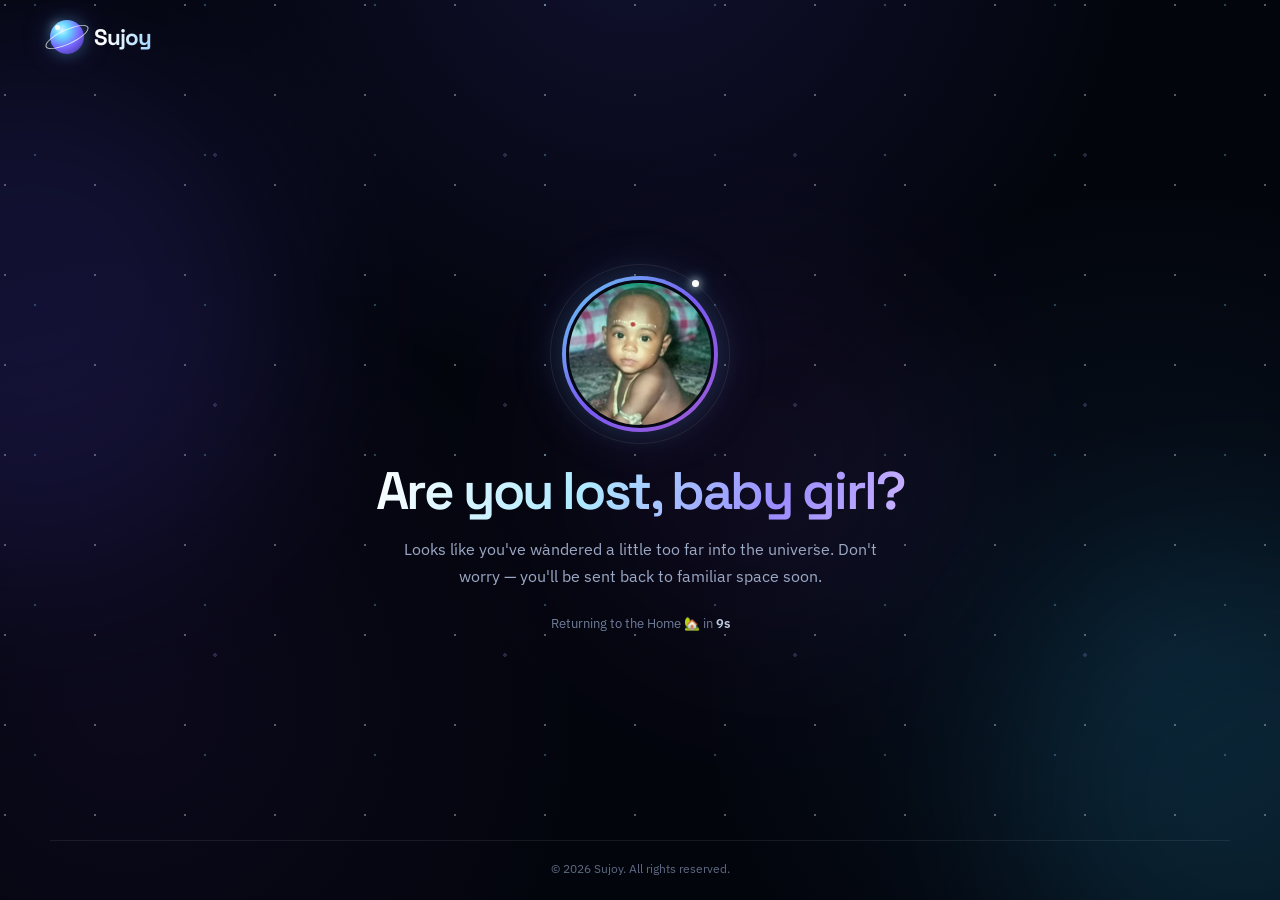
<file: hi/hi.html>
<!DOCTYPE html>
<html lang="en">
<head>

    <meta charset="UTF-8">

    <meta name="viewport"
          content="width=device-width, initial-scale=1.0">

    <meta name="robots" content="noindex, follow">

    <meta name="theme-color" content="#03050d">

    <meta name="color-scheme" content="dark">

    <title>Lost? | Sujoy</title>

    <link rel="icon"
          href="/favicon.ico"
          sizes="any">

    <link rel="apple-touch-icon"
          href="/apple-touch-icon.png">

    <link rel="preconnect"
          href="https://fonts.googleapis.com">

    <link rel="preconnect"
          href="https://fonts.gstatic.com"
          crossorigin>

    <link href="https://fonts.googleapis.com/css2?family=IBM+Plex+Sans:wght@400;500;600&family=Space+Grotesk:wght@500;600;700&display=swap"
          rel="stylesheet">


    <style>

        :root {
            --bg: #03050d;
            --text: #f5f7ff;
            --muted: #9ca9c5;
            --accent: #8878ff;
            --accent-2: #5edcff;
            --line: rgba(255,255,255,.08);
            --max-width: 1180px;
        }


        * {
            margin: 0;
            padding: 0;
            box-sizing: border-box;
        }


        html {
            min-height: 100%;
        }


        body {
            min-height: 100vh;
            min-height: 100dvh;

            color: var(--text);
            background: var(--bg);

            font-family: "IBM Plex Sans", sans-serif;

            -webkit-font-smoothing: antialiased;

            overflow-x: hidden;
        }


        a {
            color: inherit;
            text-decoration: none;
        }


        /* =====================================================
           PAGE
        ===================================================== */

        .page {
            position: relative;

            min-height: 100vh;
            min-height: 100dvh;

            display: grid;

            grid-template-rows:
                auto
                minmax(0, 1fr)
                auto;

            overflow: hidden;
        }


        /* =====================================================
           BACKGROUND
        ===================================================== */

        .space {
            position: fixed;
            inset: 0;

            z-index: -10;

            overflow: hidden;

            pointer-events: none;

            background:
                radial-gradient(
                    circle at 50% -10%,
                    rgba(100,93,255,.14),
                    transparent 42%
                ),

                radial-gradient(
                    circle at 90% 72%,
                    rgba(55,185,255,.08),
                    transparent 35%
                ),

                radial-gradient(
                    circle at 10% 78%,
                    rgba(151,74,255,.06),
                    transparent 34%
                ),

                #03050d;
        }


        /* =====================================================
           STARS
        ===================================================== */

        .stars {
            position: absolute;

            inset: -220px;

            background-repeat: repeat;

            pointer-events: none;
        }


        .stars-1 {
            opacity: .42;

            background-image:
                radial-gradient(
                    circle,
                    rgba(255,255,255,.8) 1px,
                    transparent 1.3px
                );

            background-size: 90px 90px;

            animation:
                starsOne 65s linear infinite;
        }


        .stars-2 {
            opacity: .32;

            background-image:
                radial-gradient(
                    circle,
                    rgba(130,210,255,.9) 1.2px,
                    transparent 1.6px
                );

            background-size: 170px 150px;

            animation:
                starsTwo 48s linear infinite;
        }


        .stars-3 {
            opacity: .20;

            background-image:
                radial-gradient(
                    circle,
                    rgba(196,165,255,1) 1.6px,
                    transparent 2px
                );

            background-size: 290px 250px;

            animation:
                starsThree 38s linear infinite;
        }


        @keyframes starsOne {

            from {
                transform: translate3d(0,0,0);
            }

            to {
                transform: translate3d(0,-180px,0);
            }

        }


        @keyframes starsTwo {

            from {
                transform: translate3d(0,0,0);
            }

            to {
                transform: translate3d(-120px,-250px,0);
            }

        }


        @keyframes starsThree {

            from {
                transform: translate3d(0,0,0);
            }

            to {
                transform: translate3d(150px,-300px,0);
            }

        }


        /* =====================================================
           NEBULAS
        ===================================================== */

        .nebula {
            position: absolute;

            border-radius: 50%;

            filter: blur(90px);

            pointer-events: none;
        }


        .nebula-1 {
            width: 520px;
            height: 520px;

            left: -230px;
            top: 5%;

            opacity: .15;

            background: #6553ff;

            animation:
                nebulaOne 15s ease-in-out infinite alternate;
        }


        .nebula-2 {
            width: 470px;
            height: 470px;

            right: -200px;
            bottom: -120px;

            opacity: .12;

            background: #29b6e8;

            animation:
                nebulaTwo 19s ease-in-out infinite alternate;
        }


        .nebula-3 {
            width: 380px;
            height: 380px;

            left: 45%;
            top: 30%;

            opacity: .07;

            background: #a653ff;

            animation:
                nebulaThree 22s ease-in-out infinite alternate;
        }


        @keyframes nebulaOne {

            to {
                transform:
                    translate(80px,50px)
                    scale(1.12);
            }

        }


        @keyframes nebulaTwo {

            to {
                transform:
                    translate(-80px,-50px)
                    scale(1.15);
            }

        }


        @keyframes nebulaThree {

            to {
                transform:
                    translate(40px,-50px)
                    scale(1.18);
            }

        }


        /* =====================================================
           SHOOTING STAR
        ===================================================== */

        .shooting-star {
            position: absolute;

            width: 140px;
            height: 1px;

            top: 17%;
            left: 82%;

            opacity: 0;

            background:
                linear-gradient(
                    90deg,
                    transparent,
                    rgba(255,255,255,.9),
                    transparent
                );

            filter:
                drop-shadow(
                    0 0 5px rgba(96,220,255,.8)
                );

            transform: rotate(-35deg);

            animation:
                shooting 9s ease-in-out infinite;
        }


        @keyframes shooting {

            0%,
            72% {
                opacity: 0;

                transform:
                    translate3d(0,0,0)
                    rotate(-35deg);
            }

            76% {
                opacity: .85;
            }

            86% {
                opacity: 0;

                transform:
                    translate3d(-400px,280px,0)
                    rotate(-35deg);
            }

            100% {
                opacity: 0;
            }

        }


        /* =====================================================
           HEADER
        ===================================================== */

        header {
            position: relative;

            z-index: 20;

            min-height: 78px;

            display: flex;
            align-items: center;
        }


        .header-inner {
            width:
                min(
                    calc(100% - 40px),
                    var(--max-width)
                );

            margin-inline: auto;
        }


        /* =====================================================
           LOGO
        ===================================================== */

        .logo {
            display: inline-flex;

            align-items: center;

            gap: 10px;

            font-family: "Space Grotesk", sans-serif;

            font-size: 1.4rem;

            font-weight: 700;

            letter-spacing: -.04em;
        }


        .logo-mark {
            position: relative;

            width: 34px;
            height: 34px;

            flex-shrink: 0;

            border-radius: 50%;

            background:
                radial-gradient(
                    circle at 35% 30%,
                    #d8f7ff 0%,
                    #6bdcff 20%,
                    #7667ff 55%,
                    #3b237d 100%
                );

            box-shadow:
                0 0 15px rgba(95,225,255,.30),
                0 0 32px rgba(139,124,255,.22);

            animation:
                logoPulse 4s ease-in-out infinite;
        }


        .logo-mark::before {
            content: "";

            position: absolute;

            width: 45px;
            height: 13px;

            left: 50%;
            top: 50%;

            border:
                1.5px solid rgba(255,255,255,.75);

            border-radius: 50%;

            transform:
                translate(-50%,-50%)
                rotate(-25deg);

            animation:
                logoOrbit 7s linear infinite;
        }


        .logo-mark::after {
            content: "";

            position: absolute;

            width: 5px;
            height: 5px;

            left: 5px;
            top: 5px;

            border-radius: 50%;

            background: #fff;

            box-shadow:
                0 0 8px #fff,
                0 0 14px #73dcff;
        }


        .logo-text {
            background:
                linear-gradient(
                    100deg,
                    #fff 10%,
                    #aedfff 45%,
                    #b4a6ff 70%,
                    #fff 100%
                );

            background-size: 200% auto;

            -webkit-background-clip: text;
            background-clip: text;

            color: transparent;

            animation:
                logoText 5s linear infinite;
        }


        @keyframes logoOrbit {

            from {
                transform:
                    translate(-50%,-50%)
                    rotate(-25deg);
            }

            to {
                transform:
                    translate(-50%,-50%)
                    rotate(335deg);
            }

        }


        @keyframes logoPulse {

            0%,
            100% {
                box-shadow:
                    0 0 14px rgba(95,225,255,.28),
                    0 0 28px rgba(139,124,255,.18);
            }

            50% {
                box-shadow:
                    0 0 22px rgba(95,225,255,.50),
                    0 0 45px rgba(139,124,255,.30);
            }

        }


        @keyframes logoText {

            from {
                background-position: 200% center;
            }

            to {
                background-position: -200% center;
            }

        }


        /* =====================================================
           MAIN
        ===================================================== */

        main {
            position: relative;

            z-index: 5;

            width: 100%;

            display: flex;

            align-items: center;

            justify-content: center;

            padding:
                35px
                24px
                45px;
        }


        .content {
            width: 100%;

            max-width: 680px;

            margin-inline: auto;

            text-align: center;
        }


        /* =====================================================
           IMAGE
        ===================================================== */

        .image-wrap {
            position: relative;

            width: 156px;
            height: 156px;

            margin:
                0 auto
                30px;

            border-radius: 50%;

            padding: 4px;

            background:
                linear-gradient(
                    135deg,
                    rgba(108,219,255,.95),
                    rgba(127,96,255,.95),
                    rgba(199,111,255,.8)
                );

            box-shadow:
                0 0 30px rgba(95,225,255,.14),
                0 0 55px rgba(139,124,255,.16);

            opacity: 0;

            transform:
                translateY(18px)
                scale(.92);

            animation:
                appear .8s ease .08s forwards,
                imageFloat 5s ease-in-out 1s infinite;
        }


        .image-wrap::before {
            content: "";

            position: absolute;

            inset: -12px;

            border:
                1px solid
                rgba(255,255,255,.08);

            border-radius: 50%;

            animation:
                imageRing 10s linear infinite;
        }


        .image-wrap::after {
            content: "";

            position: absolute;

            width: 7px;
            height: 7px;

            top: 4px;
            right: 19px;

            border-radius: 50%;

            background: #fff;

            box-shadow:
                0 0 8px #fff,
                0 0 15px #65ddff;
        }


        .profile-image {
            width: 100%;
            height: 100%;

            display: block;

            object-fit: cover;

            border-radius: 50%;

            border: 3px solid #060915;

            background: #0a0e1c;
        }


        @keyframes imageFloat {

            0%,
            100% {
                transform: translateY(0);
            }

            50% {
                transform: translateY(-8px);
            }

        }


        @keyframes imageRing {

            to {
                transform: rotate(360deg);
            }

        }


        /* =====================================================
           HEADING
        ===================================================== */

        h1 {
            font-family:
                "Space Grotesk",
                sans-serif;

            font-size:
                clamp(
                    2.1rem,
                    5vw,
                    3.3rem
                );

            font-weight: 600;

            line-height: 1.1;

            letter-spacing: -.045em;

            margin-bottom: 16px;

            background:
                linear-gradient(
                    115deg,
                    #ffffff 10%,
                    #aeeaff 42%,
                    #9b8cff 70%,
                    #e2c8ff 100%
                );

            -webkit-background-clip: text;
            background-clip: text;

            color: transparent;

            opacity: 0;

            transform: translateY(16px);

            animation:
                appear .8s ease .22s forwards;
        }


        .description {
            max-width: 500px;

            margin-inline: auto;

            color: var(--muted);

            font-size: .98rem;

            line-height: 1.7;

            opacity: 0;

            transform: translateY(16px);

            animation:
                appear .8s ease .34s forwards;
        }


        /* =====================================================
           REDIRECT TEXT
        ===================================================== */

        .redirect {
            margin-top: 26px;

            color: #707d99;

            font-size: .8rem;

            opacity: 0;

            transform: translateY(16px);

            animation:
                appear .8s ease .46s forwards;
        }


        .redirect strong {
            color: #c1cbe0;

            font-weight: 600;
        }


        /* =====================================================
           FOOTER
        ===================================================== */

        footer {
            position: relative;

            z-index: 10;

            width:
                min(
                    calc(100% - 40px),
                    var(--max-width)
                );

            margin-inline: auto;

            padding:
                20px
                0
                24px;

            border-top:
                1px solid
                var(--line);

            text-align: center;

            color: #5f6a83;

            font-size: .75rem;
        }


        /* =====================================================
           ANIMATION
        ===================================================== */

        @keyframes appear {

            to {
                opacity: 1;

                transform:
                    translateY(0)
                    scale(1);
            }

        }


        /* =====================================================
           SHORT DESKTOP HEIGHT
        ===================================================== */

        @media
        (min-width: 700px)
        and
        (max-height: 760px) {

            header {
                min-height: 68px;
            }


            main {
                padding:
                    15px
                    24px
                    25px;
            }


            .image-wrap {
                width: 120px;
                height: 120px;

                margin-bottom: 20px;
            }


            h1 {
                font-size:
                    clamp(
                        1.9rem,
                        4vw,
                        2.7rem
                    );

                margin-bottom: 12px;
            }


            .description {
                font-size: .92rem;

                line-height: 1.55;
            }


            .redirect {
                margin-top: 18px;
            }


            footer {
                padding:
                    14px
                    0
                    16px;
            }

        }


        /* =====================================================
           MOBILE
        ===================================================== */

        @media (max-width: 600px) {

            header {
                min-height: 70px;
            }


            .header-inner {
                width:
                    calc(100% - 30px);
            }


            .logo {
                font-size: 1.25rem;
            }


            .logo-mark {
                width: 31px;
                height: 31px;
            }


            main {
                padding:
                    25px
                    20px
                    35px;
            }


            .image-wrap {
                width: 130px;
                height: 130px;

                margin-bottom: 24px;
            }


            h1 {
                font-size:
                    clamp(
                        2rem,
                        10vw,
                        2.65rem
                    );
            }


            .description {
                font-size: .92rem;

                line-height: 1.65;
            }


            footer {
                width:
                    calc(100% - 30px);

                padding:
                    17px
                    0
                    20px;
            }

        }


        /* =====================================================
           VERY SHORT MOBILE
        ===================================================== */

        @media
        (max-width: 600px)
        and
        (max-height: 650px) {

            header {
                min-height: 62px;
            }


            main {
                padding:
                    10px
                    18px
                    20px;
            }


            .image-wrap {
                width: 92px;
                height: 92px;

                margin-bottom: 15px;
            }


            h1 {
                font-size: 1.75rem;

                margin-bottom: 9px;
            }


            .description {
                font-size: .84rem;

                line-height: 1.5;
            }


            .redirect {
                margin-top: 13px;

                font-size: .72rem;
            }


            footer {
                padding:
                    10px
                    0
                    12px;
            }

        }


        /* =====================================================
           REDUCED MOTION
        ===================================================== */

        @media (prefers-reduced-motion: reduce) {

            *,
            *::before,
            *::after {
                animation-duration: .001ms !important;
                animation-iteration-count: 1 !important;
            }

        }

    </style>

</head>


<body>

<div class="page">


    <!-- =====================================================
         BACKGROUND
    ===================================================== -->

    <div class="space">

        <div class="stars stars-1"></div>
        <div class="stars stars-2"></div>
        <div class="stars stars-3"></div>

        <div class="nebula nebula-1"></div>
        <div class="nebula nebula-2"></div>
        <div class="nebula nebula-3"></div>

        <div class="shooting-star"></div>

    </div>



    <!-- =====================================================
         HEADER
    ===================================================== -->

    <header>

        <div class="header-inner">

            <a
                href="/"
                class="logo"
                aria-label="Sujoy Home"
            >

                <span class="logo-mark"></span>

                <span class="logo-text">
                    Sujoy
                </span>

            </a>

        </div>

    </header>



    <!-- =====================================================
         CONTENT
    ===================================================== -->

    <main>

        <div class="content">


            <!--
                Replace /lost-image.jpg
                with your actual image path.
            -->

            <div class="image-wrap">

                <img
                    src="babe.jpg"
                    alt="Babe"
                    class="profile-image"
                >

            </div>


            <h1>
                Are you lost, baby girl?
            </h1>


            <p class="description">

                Looks like you've wandered a little too far
                into the universe. Don't worry — you'll be
                sent back to familiar space soon.

            </p>


            <p class="redirect">

                Returning to the Home 🏡 in

                <strong>
                    <span id="countdown">10</span>s
                </strong>

            </p>

        </div>

    </main>



    <!-- =====================================================
         FOOTER
    ===================================================== -->

    <footer>

        © <span id="year"></span> Sujoy.
        All rights reserved.

    </footer>


</div>



<!-- =========================================================
     JAVASCRIPT
========================================================= -->

<script>

    /* Current year */

    document
        .getElementById("year")
        .textContent =
        new Date().getFullYear();



    /* =====================================================
       10 SECOND REDIRECT
    ===================================================== */

    let seconds = 10;

    const countdown =
        document.getElementById("countdown");


    const timer =
        setInterval(() => {

            seconds--;

            countdown.textContent =
                seconds;


            if (seconds <= 0) {

                clearInterval(timer);

                window.location.replace("/");

            }

        }, 1000);

</script>


</body>
</html>
</file>
<file: global.css>
/* =====================================================
   SUJOY.IN 2.0 — GLOBAL CSS

   Shared:
   - Root variables
   - Reset / body
   - Header
   - Logo
   - Menu button
   - Fullscreen menu shell
   - Footer
   - Social icons
   - Mobile shared rules
===================================================== */


/* =====================================================
   ROOT
===================================================== */

:root {
    --bg: #f8fafc;
    --bg-soft: #f1f5f9;

    --text: #172033;
    --muted: #697386;

    --accent: #5367e8;
    --accent-soft: #eef1ff;

    --line: rgba(23, 32, 51, 0.09);

    --white: #ffffff;

    --header-height: 76px;
    --max-width: 1160px;
}


/* =====================================================
   RESET
===================================================== */

* {
    margin: 0;
    padding: 0;
    box-sizing: border-box;
}

html {
    scroll-behavior: smooth;
    scroll-padding-top: 95px;
}

body {
    font-family:
        Inter,
        ui-sans-serif,
        -apple-system,
        BlinkMacSystemFont,
        "Segoe UI",
        Roboto,
        Helvetica,
        Arial,
        sans-serif;

    background: var(--bg);
    color: var(--text);

    line-height: 1.7;

    overflow-x: hidden;

    -webkit-font-smoothing: antialiased;
    text-rendering: optimizeLegibility;
}

button,
a {
    -webkit-tap-highlight-color: transparent;
}

button {
    font-family: inherit;
}

a {
    color: inherit;
    text-decoration: none;
}


/* =====================================================
   HEADER
===================================================== */

.site-header {
    position: fixed;

    top: 0;
    left: 0;

    width: 100%;
    height: var(--header-height);

    z-index: 1000;

    transition:
        background 0.35s ease,
        box-shadow 0.35s ease,
        backdrop-filter 0.35s ease;
}

.site-header.scrolled {
    background: rgba(248, 250, 252, 0.86);

    backdrop-filter: blur(16px);
    -webkit-backdrop-filter: blur(16px);

    box-shadow:
        0 1px 0 rgba(23, 32, 51, 0.07);
}

.nav {
    width: min(calc(100% - 40px), var(--max-width));

    height: 100%;

    margin: auto;

    display: flex;
    align-items: center;
    justify-content: space-between;
}


/* =====================================================
   LOGO
===================================================== */

.logo {
    position: relative;

    display: inline-flex;
    align-items: center;

    font-size: 1.25rem;
    font-weight: 800;

    letter-spacing: 0.22em;

    color: var(--text);
}

.logo span {
    display: inline-block;

    animation:
        logoLetter 5s ease-in-out infinite;
}

.logo span:nth-child(2) {
    animation-delay: 0.08s;
}

.logo span:nth-child(3) {
    animation-delay: 0.16s;
}

.logo span:nth-child(4) {
    animation-delay: 0.24s;
}

.logo span:nth-child(5) {
    animation-delay: 0.32s;
}

@keyframes logoLetter {

    0%,
    80%,
    100% {
        transform: translateY(0);
        color: var(--text);
    }

    88% {
        transform: translateY(-3px);
        color: var(--accent);
    }

    94% {
        transform: translateY(1px);
    }
}

.logo-dot {
    width: 5px;
    height: 5px;

    margin-left: 5px;

    border-radius: 50%;

    background: var(--accent);

    box-shadow:
        0 0 14px rgba(83, 103, 232, 0.45);

    animation:
        logoDot 2.4s ease-in-out infinite;
}

@keyframes logoDot {

    0%,
    100% {
        opacity: 0.35;
        transform: scale(0.8);
    }

    50% {
        opacity: 1;
        transform: scale(1.15);
    }
}


/* =====================================================
   MENU BUTTON
===================================================== */

.menu-button {
    display: flex;
    align-items: center;

    gap: 12px;

    height: 44px;

    padding: 0 5px 0 14px;

    border: 1px solid var(--line);
    border-radius: 100px;

    background:
        rgba(255, 255, 255, 0.62);

    backdrop-filter: blur(12px);
    -webkit-backdrop-filter: blur(12px);

    cursor: pointer;

    color: var(--text);

    transition:
        background 0.25s ease,
        transform 0.25s ease,
        box-shadow 0.25s ease;
}

.menu-button:hover {
    background: white;

    transform: translateY(-1px);

    box-shadow:
        0 8px 24px rgba(23, 32, 51, 0.08);
}

.menu-label {
    font-size: 0.68rem;
    font-weight: 700;

    letter-spacing: 0.16em;
}

.menu-icon {
    position: relative;

    width: 34px;
    height: 34px;

    display: flex;
    align-items: center;
    justify-content: center;

    border-radius: 50%;

    background: var(--text);

    transition:
        transform 0.4s cubic-bezier(.2, .8, .2, 1),
        background 0.25s ease;
}

.menu-icon span {
    position: absolute;

    width: 13px;
    height: 1.5px;

    border-radius: 10px;

    background: white;

    transition:
        transform 0.35s ease;
}

.menu-icon span:first-child {
    transform: translateY(-3px);
}

.menu-icon span:last-child {
    transform: translateY(3px);
}

.menu-button.active .menu-icon {
    transform: rotate(180deg);

    background: var(--accent);
}

.menu-button.active .menu-icon span:first-child {
    transform: rotate(45deg);
}

.menu-button.active .menu-icon span:last-child {
    transform: rotate(-45deg);
}


/* =====================================================
   FULLSCREEN MENU
===================================================== */

.creative-menu {
    position: fixed;

    inset: 0;

    z-index: 900;

    padding-top: var(--header-height);

    background:
        rgba(248, 250, 252, 0.97);

    backdrop-filter: blur(26px);
    -webkit-backdrop-filter: blur(26px);

    opacity: 0;
    visibility: hidden;

    pointer-events: none;

    transform: translateY(-15px);

    transition:
        opacity 0.4s ease,
        visibility 0.4s ease,
        transform 0.45s cubic-bezier(.2, .8, .2, 1);
}

.creative-menu.active {
    opacity: 1;
    visibility: visible;

    pointer-events: auto;

    transform: translateY(0);
}

.creative-menu-bg {
    position: absolute;

    inset: 0;

    overflow: hidden;

    pointer-events: none;
}


/* =====================================================
   FOOTER
===================================================== */

footer {
    border-top:
        1px solid var(--line);

    padding:
        38px 20px 42px;
}

.footer-inner {
    width:
        min(100%, var(--max-width));

    margin: auto;

    display: grid;

    grid-template-columns:
        1fr auto auto;

    align-items: center;

    gap: 45px;
}

.footer-copy {
    min-width: 0;
}

.copyright {
    color: var(--muted);

    font-size: 0.82rem;
}

.footer-note {
    margin-top: 7px;

    max-width: 520px;

    color: #939daf;

    font-size: 0.78rem;
}


/* =====================================================
   FOOTER SOCIAL ICONS
===================================================== */

.footer-socials {
    display: flex;
    align-items: center;

    gap: 8px;
}

.social-link {
    position: relative;

    width: 38px;
    height: 38px;

    display: flex;
    align-items: center;
    justify-content: center;

    border:
        1px solid var(--line);

    border-radius: 50%;

    color: var(--muted);

    background:
        rgba(255, 255, 255, 0.42);

    transition:
        color 0.25s ease,
        background 0.25s ease,
        border-color 0.25s ease,
        transform 0.25s ease,
        box-shadow 0.25s ease;
}

.social-link svg {
    width: 16px;
    height: 16px;

    fill: none;

    stroke: currentColor;

    stroke-width: 1.65;
    stroke-linecap: round;
    stroke-linejoin: round;

    transition:
        transform 0.25s ease;
}


/* Facebook + Bluesky */

.social-link:nth-child(2) svg,
.social-link:nth-child(5) svg {
    fill: currentColor;
    stroke: none;
}


/* Instagram dot */

.social-dot {
    fill: currentColor;
    stroke: none;
}


/* Hover */

.social-link:hover {
    color: var(--accent);

    border-color:
        rgba(83, 103, 232, 0.22);

    background:
        var(--accent-soft);

    transform:
        translateY(-3px);

    box-shadow:
        0 8px 20px
        rgba(83, 103, 232, 0.10);
}

.social-link:hover svg {
    transform:
        scale(1.06);
}


/* Keyboard accessibility */

.social-link:focus-visible {
    outline:
        2px solid var(--accent);

    outline-offset: 3px;
}


/* =====================================================
   FOOTER MARK
===================================================== */

.footer-mark {
    font-family:
        "Times New Roman",
        Times,
        serif;

    color: #a4acba;

    font-size: 1.4rem;
    font-style: italic;

    white-space: nowrap;
}


/* =====================================================
   MOBILE
===================================================== */

@media (max-width: 600px) {

    :root {
        --header-height: 68px;
    }


    /* HEADER WIDTH */

    .nav {
        width:
            min(
                calc(100% - 32px),
                var(--max-width)
            );
    }


    /* LOGO */

    .logo {
        font-size: 1.08rem;
    }


    /* MENU BUTTON */

    .menu-button {
        height: 41px;

        padding:
            0 4px 0 10px;

        gap: 7px;
    }

    .menu-label {
        font-size: 0.59rem;
    }

    .menu-icon {
        width: 31px;
        height: 31px;
    }


    /* FULLSCREEN MENU */

    .creative-menu-inner {
        width:
            calc(100% - 32px);

        height:
            calc(
                100dvh -
                var(--header-height)
            );

        padding:
            18px 0 16px;
    }

    .menu-top {
        padding-bottom: 13px;

        font-size: 0.6rem;
    }

    .creative-links {
        padding: 11px 0;
    }

    .creative-link {
        grid-template-columns:
            31px 1fr auto;

        gap: 8px;

        padding: 11px 0;
    }

    .link-text {
        font-size:
            clamp(
                1.65rem,
                8.5vw,
                2.45rem
            );

        line-height: 1;

        letter-spacing: -0.04em;
    }

    .link-number {
        font-size: 0.56rem;
    }

    .link-arrow {
        font-size: 0.86rem;
    }

    .creative-link:hover {
        padding-left: 0;
    }

    .creative-submenu {
        margin-left: 39px;
    }

    .creative-submenu a {
        padding: 8px 0;

        font-size: 0.82rem;
    }

    .menu-bottom {
        align-items: flex-start;
        flex-direction: column;

        gap: 3px;

        padding-top: 10px;

        font-size: 0.64rem;
    }

    .menu-bottom p {
        max-width: 100%;
    }

    .creative-menu-bg::after {
        bottom: 8%;

        font-size: 5rem;
    }


    /* FOOTER */

    .footer-inner {
        grid-template-columns:
            1fr;

        align-items:
            flex-start;

        gap: 20px;
    }

    .footer-socials {
        gap: 7px;
    }

    .social-link {
        width: 37px;
        height: 37px;
    }

    .social-link svg {
        width: 15px;
        height: 15px;
    }

    .footer-mark {
        font-size: 1.15rem;
    }
}


/* =====================================================
   VERY SMALL PHONES
===================================================== */

@media (max-width: 380px) {

    .menu-label {
        display: none;
    }

    .menu-button {
        padding: 4px;

        border-radius: 50%;
    }

    .link-text {
        font-size: 1.55rem;
    }

    .menu-top {
        font-size: 0.55rem;
    }
}


/* =====================================================
   REDUCED MOTION
===================================================== */

@media (prefers-reduced-motion: reduce) {

    html {
        scroll-behavior: auto;
    }

    *,
    *::before,
    *::after {
        animation-duration:
            0.01ms !important;

        animation-iteration-count:
            1 !important;

        scroll-behavior:
            auto !important;
    }
}


/* =====================================================
   MENU BACKGROUND
===================================================== */

.creative-menu-bg::before {
    content: "";

    position: absolute;

    width: 520px;
    height: 520px;

    border-radius: 50%;

    right: -170px;
    top: 10%;

    background:
        radial-gradient(
            circle,
            rgba(83, 103, 232, 0.12),
            rgba(83, 103, 232, 0) 70%
        );

    animation:
        menuOrb 12s ease-in-out infinite alternate;
}

.creative-menu-bg::after {
    content: "E = mc²";

    position: absolute;

    left: 4%;
    bottom: 3%;

    font-family: Georgia, serif;

    font-size:
        clamp(5rem, 14vw, 13rem);

    color:
        rgba(23, 32, 51, 0.025);

    white-space: nowrap;

    transform:
        rotate(-5deg);
}

@keyframes menuOrb {

    from {
        transform:
            translate3d(0, 0, 0);
    }

    to {
        transform:
            translate3d(-50px, 35px, 0);
    }
}


/* =====================================================
   MENU INNER
===================================================== */

.creative-menu-inner {
    position: relative;

    z-index: 2;

    width:
        min(
            calc(100% - 60px),
            var(--max-width)
        );

    height:
        calc(
            100dvh -
            var(--header-height)
        );

    margin: auto;

    display: flex;
    flex-direction: column;

    padding:
        28px 0 24px;

    overflow: hidden;
}


/* =====================================================
   MENU TOP
===================================================== */

.menu-top {
    flex-shrink: 0;

    display: flex;
    justify-content: space-between;
    align-items: center;

    gap: 20px;

    padding-bottom: 18px;

    border-bottom:
        1px solid var(--line);

    color: var(--muted);

    font-size: 0.67rem;

    letter-spacing: 0.13em;
    text-transform: uppercase;
}


/* =====================================================
   MAIN LINKS AREA
===================================================== */

.creative-links {
    flex: 1;

    min-height: 0;

    display: block;

    padding: 18px 0;

    overflow-y: auto;
    overflow-x: hidden;

    scrollbar-width: thin;

    scrollbar-color:
        rgba(23, 32, 51, 0.16)
        transparent;

    overscroll-behavior: contain;
}

.creative-links::-webkit-scrollbar {
    width: 4px;
}

.creative-links::-webkit-scrollbar-track {
    background: transparent;
}

.creative-links::-webkit-scrollbar-thumb {
    background:
        rgba(23, 32, 51, 0.16);

    border-radius: 20px;
}


/* =====================================================
   MAIN MENU LINKS
===================================================== */

.creative-link {
    position: relative;

    width: 100%;

    display: grid;

    grid-template-columns:
        48px 1fr auto;

    align-items: center;

    gap: 14px;

    padding: 14px 0;

    border: 0;

    border-bottom:
        1px solid var(--line);

    background: transparent;

    color: var(--text);

    text-align: left;

    cursor: pointer;

    transition:
        padding-left 0.3s ease,
        color 0.3s ease;
}

.creative-link::before {
    content: "";

    position: absolute;

    inset: 0;

    background:
        linear-gradient(
            90deg,
            rgba(83, 103, 232, 0.07),
            transparent 65%
        );

    opacity: 0;

    transition:
        opacity 0.3s ease;

    pointer-events: none;
}

.creative-link:hover {
    padding-left: 14px;

    color: var(--accent);
}

.creative-link:hover::before {
    opacity: 1;
}

.link-number {
    position: relative;

    z-index: 1;

    color: #a4adbc;

    font-size: 0.62rem;

    letter-spacing: 0.12em;
}

.link-text {
    position: relative;

    z-index: 1;

    font-size:
        clamp(
            1.9rem,
            4.2vw,
            3.45rem
        );

    line-height: 1;

    font-weight: 620;

    letter-spacing: -0.045em;
}

.link-arrow {
    position: relative;

    z-index: 1;

    font-size: 1rem;

    color: #9ba5b5;

    transition:
        transform 0.3s ease,
        color 0.3s ease;
}

.creative-link:hover .link-arrow {
    color: var(--accent);

    transform:
        translate(3px, -3px);
}


/* =====================================================
   PSEUDO SUBMENU
===================================================== */

.creative-dropdown {
    overflow: visible;
}

.dropdown-plus {
    font-size: 1.3rem;

    transition:
        transform 0.3s ease;
}

.creative-dropdown.open
.dropdown-plus {
    transform:
        rotate(45deg);
}

.creative-submenu {
    max-height: 0;

    overflow: hidden;

    margin-left: 62px;

    transition:
        max-height 0.4s
        cubic-bezier(.2, .8, .2, 1);
}

.creative-dropdown.open
.creative-submenu {
    max-height: 500px;
}

.creative-submenu a {
    display: flex;
    align-items: center;

    gap: 15px;

    padding: 9px 0;

    color: var(--muted);

    font-size: 0.88rem;

    transition:
        color 0.2s ease,
        transform 0.2s ease;
}

.creative-submenu a span {
    color: #aeb6c3;

    font-size: 0.6rem;

    letter-spacing: 0.1em;
}

.creative-submenu a:hover {
    color: var(--accent);

    transform:
        translateX(6px);
}


/* =====================================================
   MENU BOTTOM
===================================================== */

.menu-bottom {
    flex-shrink: 0;

    display: flex;
    align-items: flex-end;
    justify-content: space-between;

    gap: 30px;

    padding-top: 15px;

    border-top:
        1px solid var(--line);

    color: var(--muted);

    font-size: 0.71rem;

    background:
        rgba(248, 250, 252, 0.94);
}

.menu-bottom p {
    max-width: 340px;
}

.menu-bottom span {
    color: var(--text);

    font-weight: 600;
}




/* =====================================================
   GLOBAL BACKGROUND
===================================================== */

.background {
    position: fixed;
    inset: 0;

    z-index: -3;

    pointer-events: none;

    overflow: hidden;
}

.background::before {
    content: "";

    position: absolute;

    width: 650px;
    height: 650px;

    border-radius: 50%;

    top: -260px;
    right: -200px;

    background:
        radial-gradient(
            circle,
            rgba(83, 103, 232, 0.10),
            rgba(83, 103, 232, 0) 68%
        );

    animation:
        backgroundFloat
        18s
        ease-in-out
        infinite
        alternate;
}

.background::after {
    content: "";

    position: absolute;

    width: 500px;
    height: 500px;

    border-radius: 50%;

    left: -240px;
    bottom: 5%;

    background:
        radial-gradient(
            circle,
            rgba(102, 197, 255, 0.08),
            rgba(102, 197, 255, 0) 70%
        );

    animation:
        backgroundFloat2
        22s
        ease-in-out
        infinite
        alternate;
}

@keyframes backgroundFloat {

    from {
        transform:
            translate3d(0, 0, 0);
    }

    to {
        transform:
            translate3d(-40px, 45px, 0);
    }
}

@keyframes backgroundFloat2 {

    from {
        transform:
            translate3d(0, 0, 0);
    }

    to {
        transform:
            translate3d(55px, -45px, 0);
    }
}


/* =====================================================
   GLOBAL PARTICLES
===================================================== */

.particle-field {
    position: fixed;
    inset: 0;

    z-index: -2;

    pointer-events: none;

    overflow: hidden;

    opacity: 0.55;
}

.particle {
    position: absolute;

    width: 3px;
    height: 3px;

    border-radius: 50%;

    background:
        rgba(83, 103, 232, 0.30);

    animation:
        particleMove
        linear
        infinite;
}

@keyframes particleMove {

    from {
        transform:
            translate3d(0, 30px, 0);

        opacity: 0;
    }

    20% {
        opacity: 1;
    }

    80% {
        opacity: 1;
    }

    to {
        transform:
            translate3d(20px, -100px, 0);

        opacity: 0;
    }
}
</file>
<file: new.css>
/* =====================================================
   SUJOY.IN 2.0 — HOMEPAGE ONLY
===================================================== */


/* =====================================================
   MAIN
===================================================== */

main {
    position: relative;
}


/* =====================================================
   HERO
===================================================== */

.hero {
    min-height: 92vh;

    width:
        min(
            calc(100% - 40px),
            var(--max-width)
        );

    margin: auto;

    padding-top:
        calc(
            var(--header-height) + 90px
        );

    padding-bottom: 90px;

    display: flex;
    align-items: center;
}


.hero-content {
    max-width: 900px;
}


.hero-kicker {
    display: inline-flex;
    align-items: center;

    gap: 9px;

    margin-bottom: 26px;

    color: var(--accent);

    font-size: 0.82rem;
    font-weight: 650;

    letter-spacing: 0.09em;
    text-transform: uppercase;
}


.hero-kicker::before {
    content: "";

    width: 26px;
    height: 1px;

    background: var(--accent);
}


.hero h1 {
    max-width: 880px;

    font-size:
        clamp(
            3.3rem,
            8vw,
            7.5rem
        );

    line-height: 0.98;

    letter-spacing: -0.065em;

    font-weight: 760;
}


.hero h1 .soft {
    color: #9aa4b6;
}


.hero-description {
    max-width: 690px;

    margin-top: 34px;

    color: var(--muted);

    font-size:
        clamp(
            1.05rem,
            2vw,
            1.25rem
        );

    line-height: 1.75;
}


.hero-actions {
    margin-top: 39px;

    display: flex;
    align-items: center;
    flex-wrap: wrap;

    gap: 13px;
}


.primary-button,
.secondary-button {
    min-height: 48px;

    padding: 0 21px;

    display: inline-flex;
    align-items: center;
    justify-content: center;

    border-radius: 100px;

    font-size: 0.91rem;
    font-weight: 600;

    transition:
        transform 0.2s ease,
        background 0.2s ease,
        box-shadow 0.2s ease;
}


.primary-button {
    color: white;

    background: var(--text);

    box-shadow:
        0 12px 30px
        rgba(23, 32, 51, 0.13);
}


.primary-button:hover {
    transform:
        translateY(-2px);

    box-shadow:
        0 16px 35px
        rgba(23, 32, 51, 0.17);
}


.secondary-button {
    border:
        1px solid var(--line);

    background:
        rgba(255, 255, 255, 0.52);
}


.secondary-button:hover {
    background: white;

    transform:
        translateY(-2px);
}


/* =====================================================
   DISCOVERY LINE
===================================================== */

.discovery-line {
    width:
        min(
            calc(100% - 40px),
            var(--max-width)
        );

    margin: auto;

    padding:
        15px 0 95px;

    border-top:
        1px solid var(--line);
}


.discovery-line p {
    max-width: 620px;

    color: var(--muted);

    font-size: 0.91rem;
}


/* =====================================================
   FORMULAS
===================================================== */

.formula-area {
    width:
        min(
            calc(100% - 40px),
            var(--max-width)
        );

    margin: auto;

    padding:
        35px 0 130px;
}


.formula-heading {
    max-width: 750px;

    margin-bottom: 65px;
}


.formula-heading h2 {
    font-size:
        clamp(
            2.3rem,
            5vw,
            4.4rem
        );

    line-height: 1.04;

    letter-spacing: -0.05em;

    font-weight: 700;
}


.formula-heading p {
    max-width: 580px;

    margin-top: 19px;

    color: var(--muted);

    font-size: 1rem;
}


.formula-list {
    border-top:
        1px solid var(--line);
}


.formula-item {
    position: relative;

    display: grid;

    grid-template-columns:
        minmax(240px, 0.8fr)
        1.4fr;

    gap: 60px;

    padding:
        45px 0;

    border-bottom:
        1px solid var(--line);

    transition:
        padding-left 0.3s ease,
        padding-right 0.3s ease;
}


.formula-item::before {
    content: "";

    position: absolute;

    inset: 0;

    background:
        linear-gradient(
            90deg,
            rgba(83, 103, 232, 0.045),
            transparent 65%
        );

    opacity: 0;

    transition:
        opacity 0.3s ease;

    pointer-events: none;
}


.formula-item:hover {
    padding-left: 18px;
    padding-right: 18px;
}


.formula-item:hover::before {
    opacity: 1;
}


.formula {
    position: relative;

    z-index: 1;

    font-family:
        "Times New Roman",
        Times,
        serif;

    font-size:
        clamp(
            2.1rem,
            5vw,
            3.5rem
        );

    line-height: 1.1;

    letter-spacing: -0.04em;
}


.formula-details {
    position: relative;

    z-index: 1;

    display: flex;
    flex-direction: column;
    justify-content: center;
}


.formula-name {
    margin-bottom: 7px;

    font-size: 1rem;
    font-weight: 650;
}


.formula-description {
    max-width: 590px;

    color: var(--muted);

    font-size: 0.97rem;
}


/* =====================================================
   THOUGHT
===================================================== */

.thought {
    width:
        min(
            calc(100% - 40px),
            var(--max-width)
        );

    margin: auto;

    padding:
        30px 0 135px;
}


.thought-inner {
    max-width: 820px;
}


.thought-text {
    font-size:
        clamp(
            2rem,
            5vw,
            4.2rem
        );

    line-height: 1.14;

    letter-spacing: -0.045em;

    font-weight: 610;
}


.thought-text span {
    color: #9ca6b8;
}


/* =====================================================
   HOMEPAGE CONTACT SECTION
===================================================== */

.contact {
    width:
        min(
            calc(100% - 40px),
            var(--max-width)
        );

    margin: auto;

    padding:
        85px 0 120px;

    border-top:
        1px solid var(--line);
}


.contact-grid {
    display: grid;

    grid-template-columns:
        1fr 1fr;

    gap: 60px;
}


.contact h2 {
    max-width: 500px;

    font-size:
        clamp(
            2.3rem,
            5vw,
            4.6rem
        );

    line-height: 1;

    letter-spacing: -0.05em;
}


.contact-content {
    max-width: 500px;
}


.contact-content p {
    color: var(--muted);

    margin-bottom: 25px;
}


.contact-link {
    display: inline-flex;
    align-items: center;

    gap: 9px;

    padding-bottom: 4px;

    border-bottom:
        1px solid var(--text);

    font-size: 0.95rem;
    font-weight: 600;
}


.contact-link span {
    transition:
        transform 0.2s ease;
}


.contact-link:hover span {
    transform:
        translateX(4px);
}


/* =====================================================
   SCROLL REVEAL
===================================================== */

.reveal {
    opacity: 0;

    transform:
        translateY(22px);

    transition:
        opacity 0.8s
        cubic-bezier(.2, .7, .2, 1),

        transform 0.8s
        cubic-bezier(.2, .7, .2, 1);
}


.reveal.visible {
    opacity: 1;

    transform:
        translateY(0);
}


/* =====================================================
   TABLET
===================================================== */

@media (max-width: 900px) {

    .hero {
        min-height: auto;

        padding-top: 170px;
        padding-bottom: 110px;
    }


    .formula-item {
        grid-template-columns: 1fr;

        gap: 20px;
    }


    .formula-item:hover {
        padding-left: 0;
        padding-right: 0;
    }


    .contact-grid {
        grid-template-columns: 1fr;

        gap: 35px;
    }

}


/* =====================================================
   MOBILE
===================================================== */

@media (max-width: 600px) {


    /* PAGE WIDTH */

    .hero,
    .formula-area,
    .thought,
    .contact,
    .discovery-line {

        width:
            min(
                calc(100% - 32px),
                var(--max-width)
            );
    }


    /* HERO */

    .hero {
        min-height: auto;

        padding-top: 145px;
        padding-bottom: 85px;
    }


    .hero h1 {
        font-size:
            clamp(
                3.1rem,
                16vw,
                5.1rem
            );
    }


    .hero-description {
        margin-top: 27px;

        font-size: 1rem;
    }


    .hero-actions {
        margin-top: 31px;
    }


    .primary-button,
    .secondary-button {
        width: 100%;
    }


    /* DISCOVERY */

    .discovery-line {
        padding-bottom: 75px;
    }


    /* FORMULAS */

    .formula-area {
        padding-bottom: 100px;
    }


    .formula-heading {
        margin-bottom: 45px;
    }


    .formula-item {
        grid-template-columns: 1fr;

        gap: 20px;

        padding:
            35px 0;
    }


    .formula-item:hover {
        padding-left: 0;
        padding-right: 0;
    }


    .formula {
        font-size: 2.5rem;
    }


    /* THOUGHT */

    .thought {
        padding-bottom: 100px;
    }


    /* CONTACT */

    .contact {
        padding-top: 70px;
        padding-bottom: 90px;
    }


    .contact-grid {
        grid-template-columns: 1fr;

        gap: 35px;
    }

}


/* =====================================================
   VERY SMALL PHONES
===================================================== */

@media (max-width: 380px) {

    .hero h1 {
        font-size: 2.9rem;
    }

}
</file>
